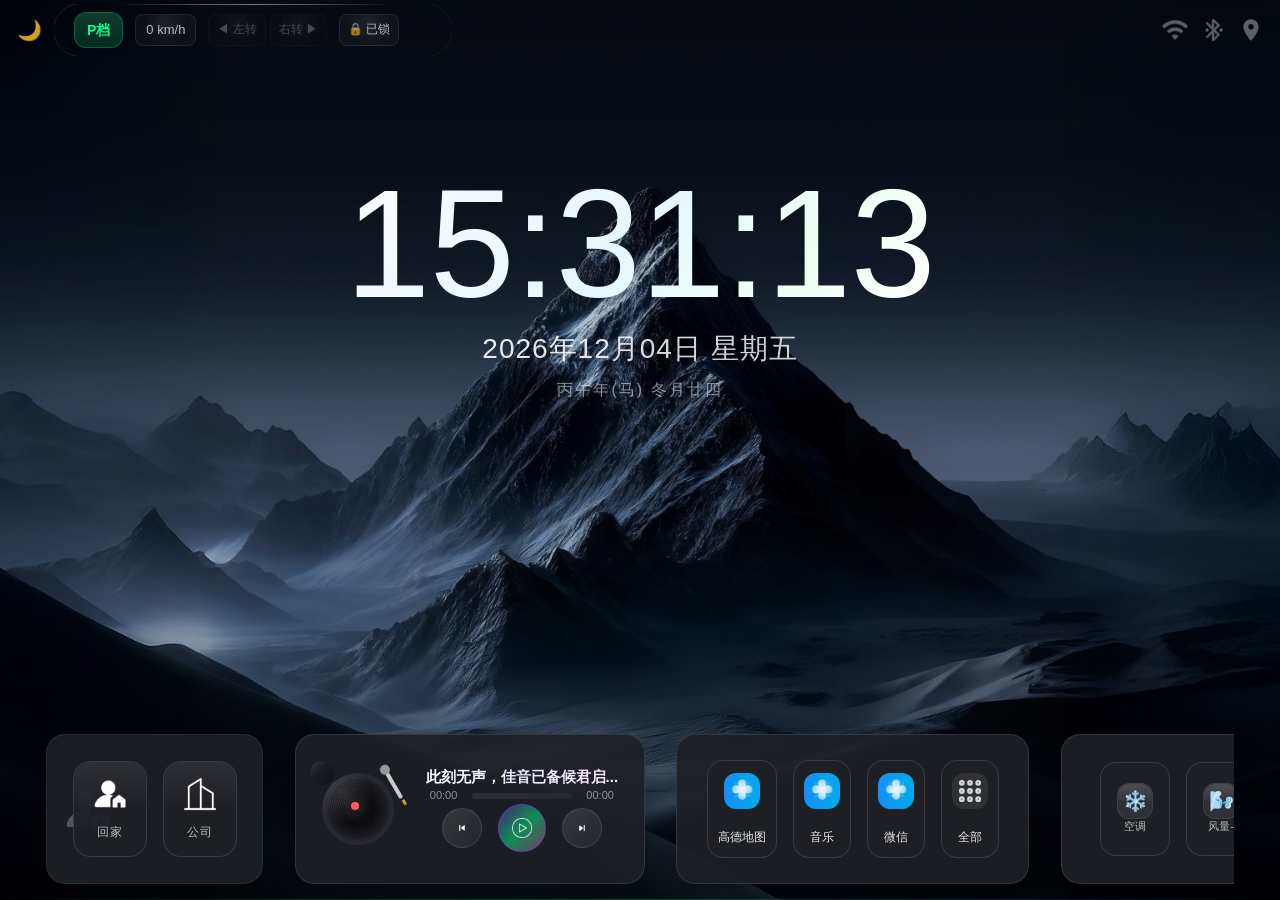
<file: app/src/main/assets/index.html>
<!DOCTYPE html>
<html lang="zh-CN">
<head>
    <meta charset="UTF-8">
    <meta name="viewport" content="width=device-width, initial-scale=1.0">
    <title>C11伙伴 - 零跑C11专属车载桌面</title>
    <!-- 无障碍支持 -->
    <meta name="theme-color" content="#1a1a1f">
    <meta name="apple-mobile-web-app-capable" content="yes">
    <meta name="apple-mobile-web-app-status-bar-style" content="black-translucent">
    <!-- CSS模块直接引入（避免@import在某些WebView环境中不生效，加v参数强制刷新缓存） -->
    <link rel="stylesheet" href="css/theme.css?v=2">
    <link rel="stylesheet" href="css/base.css?v=2">
    <link rel="stylesheet" href="css/animations.css?v=2">
    <link rel="stylesheet" href="css/components.css?v=2">
    <link rel="stylesheet" href="css/widgets.css?v=2">
    <link rel="stylesheet" href="css/pages.css?v=2">
    <link rel="stylesheet" href="css/responsive.css?v=2">

    <!-- 特效等级：在DOM渲染前应用，避免动画闪烁 -->
    <script>
    (function() {
        try {
            var level = 'none';
            var raw = localStorage.getItem('app_settings');
            if (raw) {
                var parsed = JSON.parse(raw);
                if (parsed && parsed.ui && parsed.ui.effectLevel) {
                    level = parsed.ui.effectLevel;
                }
            }
            document.documentElement.classList.add('effect-' + level);
        } catch(e) {
            document.documentElement.classList.add('effect-none');
        }
    })();
    </script>

    <!-- 基础依赖层 -->
    <script src="js/utils.js"></script>
    <script src="js/storage.js"></script>
    <script src="js/bridge.js"></script>

    <!-- 核心框架层 -->
    <script src="js/bootstrap.js"></script>
    <script src="js/settings-sync.js"></script>
    <script src="js/app-list-manager.js"></script>

    <!-- 核心功能层 -->
    <script src="js/theme.js"></script>
    <script src="js/widgets.js"></script>

    <!-- 业务逻辑层 -->
    <script src="js/music.js"></script>
    <script src="js/settings.js"></script>
    <script src="js/app.js"></script>
    <script src="js/toast.js"></script>
    <script src="js/datetime.js"></script>
    <script src="js/wallpaper-manager.js"></script>
    <script src="js/weather.js"></script>
    <script src="js/map.js"></script>
    <script src="js/async-callback-manager.js"></script>
    <script src="js/system-music-manager.js"></script>
    <script src="js/car-state-manager.js"></script>
    <script src="js/gear-bridge.js"></script>
    <script src="js/automation-manager.js"></script>
    <script src="js/quick-switch-manager.js"></script>
    <script src="js/index.js"></script>
    <script src="js/debug-tool.js"></script>
</head>
<body>
    <!-- 主背景容器 -->
    <div class="background-container">
        <div class="background-image"></div>
        <div class="wallpaper-preview" id="wallpaperPreview"></div>
    </div>

    <!-- 主容器 -->
    <div class="main-container">
        <!-- 顶部状态栏 -->
        <header class="top-status-bar">
            <!-- 左侧区域：主题切换 + 车辆状态 -->
            <div class="top-left-section">
                <div class="theme-toggle-icon" id="themeToggleIcon" title="切换主题">🌙</div>
                <div class="car-status-indicators">
                    <!-- 档位显示 -->
                    <span class="status-indicator gear-indicator" id="gearIndicator">P档</span>
                    
                    <!-- 车速显示 -->
                    <span class="status-indicator speed-indicator" id="speedIndicator">0 km/h</span>
                    
                    <!-- 转向灯组 -->
                    <div class="turn-indicators-group">
                        <span class="status-indicator turn-indicator" id="leftTurnIndicator">◀ 左转</span>
                        <span class="status-indicator turn-indicator" id="rightTurnIndicator">右转 ▶</span>
                    </div>
                    
                    <!-- 门锁状态 -->
                    <span class="status-indicator lock-indicator" id="lockIndicator">🔒 已锁</span>
                    
                    <!-- 门窗状态容器 -->
                    <div class="door-window-status" id="doorWindowStatus">
                        <span class="dw-status dw-door" id="frontLeftDoorStatus" title="主驾车门">主驾门</span>
                        <span class="dw-status dw-window" id="frontLeftWindowStatus" title="主驾车窗">主驾窗</span>
                        <span class="dw-status dw-door" id="frontRightDoorStatus" title="副驾车门">副驾门</span>
                        <span class="dw-status dw-window" id="frontRightWindowStatus" title="副驾车窗">副驾窗</span>
                        <span class="dw-status dw-door" id="rearLeftDoorStatus" title="左后车门">左后门</span>
                        <span class="dw-status dw-window" id="rearLeftWindowStatus" title="左后车窗">左后窗</span>
                        <span class="dw-status dw-door" id="rearRightDoorStatus" title="右后车门">右后门</span>
                        <span class="dw-status dw-window" id="rearRightWindowStatus" title="右后车窗">右后窗</span>
                    </div>
                </div>
            </div>
            <!-- 右侧信息 -->
            <div class="top-right-info">
                <div class="network-status-icon" id="wifiIcon"
                    style="background-image: url('images/wifi.png');"></div>
                <div class="bluetooth-status-icon" id="bluetoothIcon"
                    style="background-image: url('images/lanya.png');"></div>
                <div class="location-status-icon" id="locationIcon"
                    style="background-image: url('data:image/svg+xml;utf8,<svg xmlns=&quot;http://www.w3.org/2000/svg&quot; viewBox=&quot;0 0 24 24&quot; fill=&quot;white&quot;><path d=&quot;M12 2C8.13 2 5 5.13 5 9c0 5.25 7 13 7 13s7-7.75 7-13c0-3.87-3.13-7-7-7zm0 9.5c-1.38 0-2.5-1.12-2.5-2.5s1.12-2.5 2.5-2.5 2.5 1.12 2.5 2.5-1.12 2.5-2.5 2.5z&quot;/></svg>');"></div>
            </div>
        </header>

        <!-- 左侧布局 -->
        <aside class="layout-left">
            <div class="time-text" id="timeDisplay">23:59:59</div>
            <div class="date-text" id="dateDisplay">2001年04月21日 星期四</div>
            <div class="lunar-calendar-text" id="lunarDisplay"></div>
        </aside>

        <!-- 底部卡片区域 -->
        <main class="card-view">
            <div class="horizontal-scroll">
                <!-- 地图组件 -->
                <section class="widget map-widget">
                    <div class="map-icon"></div>
                    <div class="nav-button" id="goHomeBtn" data-configurable="true">
                        <div class="nav-icon"
                            style="background-image: url('images/nav_map_go_home.png');"></div>
                        <div class="nav-text">回家</div>
                    </div>
                    <div class="nav-button" id="goCompanyBtn" data-configurable="true">
                        <div class="nav-icon"
                            style="background-image: url('images/nav_map_go_company.png');"></div>
                        <div class="nav-text">公司</div>
                    </div>
                </section>

                <!-- 音乐组件 -->
                <section class="widget music-widget">
                    <div class="music-player">
                        <!-- 左侧黑胶唱片 -->
                        <div class="vinyl-record-container">
                            <div class="vinyl-record" id="vinylRecord">
                                <div class="vinyl-dot"></div>
                            </div>
                            <div class="tonearm" id="tonearm"></div>
                        </div>

                        <!-- 右侧控制区 -->
                        <div class="controls">
                            <div class="music-header">
                                <span class="music-name" id="current-song-name">此刻无声，佳音已备候君启...</span>
                            </div>
                            <div class="music-progress-container">
                                <span class="music-current-time">00:00</span>
                                <div class="music-progress-bar">
                                    <div class="music-progress-filled"></div>
                                </div>
                                <span class="music-total-time">00:00</span>
                            </div>
                            <div class="control-buttons">
                                <button class="btn-prev" id="prev-btn">
                                    <img src="images/nav_music_next0.png" alt="上一首">
                                </button>
                                <button class="btn-play" id="play-pause-btn">
                                    <img src="images/nav_music_play.png" alt="播放">
                                </button>
                                <button class="btn-next" id="next-btn">
                                    <img src="images/nav_music_next1.png" alt="下一首">
                                </button>
                            </div>
                        </div>
                    </div>
                </section>

                <!-- 快速启动App组件 -->
                <section class="widget quick-apps-widget">
                    <div class="quick-apps-container" id="quickAppsContainer">
                        <!-- 快速启动应用将通过JavaScript动态生成 -->
                    </div>
                </section>

                <!-- 快捷开关组件 -->
                <section class="widget quick-switches-widget">
                    <div class="quick-switches-container" id="quickSwitchesContainer">
                        <!-- 快捷开关将通过JavaScript动态生成 -->
                    </div>
                </section>

                <!-- 胎压组件 -->
                <section class="widget car-widget">
                    <div class="car-image"></div>
                    <div class="tire-pressure front-left">
                        <div class="tire-pressure-value">--</div>
                        <div class="tire-temp-value">--°</div>
                    </div>
                    <div class="tire-pressure front-right">
                        <div class="tire-pressure-value">--</div>
                        <div class="tire-temp-value">--°</div>
                    </div>
                    <div class="tire-pressure rear-left">
                        <div class="tire-pressure-value">--</div>
                        <div class="tire-temp-value">--°</div>
                    </div>
                    <div class="tire-pressure rear-right">
                        <div class="tire-pressure-value">--</div>
                        <div class="tire-temp-value">--°</div>
                    </div>
                    <div class="tire-loading-tip">正在获取胎压数据...</div>
                </section>

                <!-- 天气组件 -->
                <!-- 天气组件 - #字形布局 -->
                <section class="widget weather-widget">
                    <div class="weather-left">
                        <div class="temperature" data-temp="--">--</div>
                        <div class="condition">加载中</div>
                    </div>
                    <div class="weather-center">
                        <div class="weather-car-icon"></div>
                    </div>
                    <div class="weather-right">
                        <div class="weather-detail">湿度 --%</div>
                        <div class="weather-detail">风速 --km/h</div>
                        <div class="weather-detail">PM2.5 --</div>
                    </div>
                </section>
            </div>
        </main>

        <!-- 设置弹窗页面 -->
        <div class="modal" id="settingsModal">
            <div class="modal-content">
                <div class="modal-header">
                    <h2>设置</h2>
                    <span class="close modal-close" id="closeSettings">&times;</span>
                </div>

                <!-- TAB导航 -->
                <nav class="tab-navigation">
                    <button class="tab-button active" data-tab="wallpaper">壁纸设置</button>
                    <button class="tab-button" data-tab="components">组件配置</button>
                    <button class="tab-button" data-tab="apps">系统管理</button>
                    <button class="tab-button" data-tab="ui">界面设置</button>
                </nav>

                <div class="modal-body">
                    <!-- 壁纸设置TAB -->
                    <section class="tab-content active" id="wallpaper-tab">
                        <div class="setting-section">
                            <h3>壁纸类型</h3>
                            <div class="wallpaper-type-list">
                                <label class="wallpaper-type-item">
                                    <input type="radio" name="wallpaperType" value="1" checked>
                                    <span class="type-icon">🌄</span>
                                    <span class="type-name">必应壁纸</span>
                                    <span class="type-desc">每日自动更新精美壁纸</span>
                                </label>
                                <label class="wallpaper-type-item">
                                    <input type="radio" name="wallpaperType" value="2">
                                    <span class="type-icon">🖼️</span>
                                    <span class="type-name">本地壁纸</span>
                                    <span class="type-desc">选择图片作为壁纸</span>
                                </label>
                                <label class="wallpaper-type-item">
                                    <input type="radio" name="wallpaperType" value="3">
                                    <span class="type-icon">🎬</span>
                                    <span class="type-name">视频壁纸</span>
                                    <span class="type-desc">选择视频作为动态壁纸</span>
                                </label>
                                <label class="wallpaper-type-item">
                                    <input type="radio" name="wallpaperType" value="5">
                                    <span class="type-icon">🚗</span>
                                    <span class="type-name">3D车模</span>
                                    <span class="type-desc">3D动态车模壁纸</span>
                                </label>
                            </div>
                        </div>

                        <div class="setting-section" id="wallpaperPathSection" style="display:none;">
                            <h3>选择文件</h3>
                            <div class="setting-item">
                                <input type="text" class="setting-input" id="wallpaperPathInput"
                                    placeholder="请选择文件路径">
                            </div>
                            <div class="setting-item">
                                <button class="setting-btn" id="pickWallpaperFileBtn">选择文件</button>
                            </div>
                        </div>

                        <div class="setting-section">
                            <h3>显示设置</h3>
                            <div class="setting-item">
                                <label>填充模式</label>
                                <select class="setting-select" id="wallpaperFillModeSelect">
                                    <option value="0">填充（裁剪）</option>
                                    <option value="1">包含（留白）</option>
                                    <option value="2">拉伸</option>
                                </select>
                            </div>
                        </div>

                        <div class="setting-section" id="bingWallpaperSection">
                            <h3>必应壁纸</h3>
                            <div class="setting-item">
                                <button class="setting-btn" id="refreshBingWallpaperBtn">立即刷新壁纸</button>
                                <span class="setting-hint">每天自动更新一次</span>
                            </div>
                        </div>

                        <div class="setting-item">
                            <button class="setting-btn primary" id="applyWallpaperBtn">应用设置</button>
                        </div>
                    </section>

                    <!-- 组件配置TAB -->
                    <section class="tab-content" id="components-tab">
                        <div class="setting-item">
                            <label>音乐组件</label>
                            <input type="checkbox" class="setting-checkbox" id="musicComponentCheckbox">
                        </div>
                        <div class="setting-item">
                            <label>地图组件</label>
                            <input type="checkbox" class="setting-checkbox" id="mapComponentCheckbox">
                        </div>
                        <div class="setting-item">
                            <label>APP组件</label>
                            <input type="checkbox" class="setting-checkbox" id="appComponentCheckbox">
                        </div>
                        <div class="setting-item">
                            <label>胎压组件</label>
                            <input type="checkbox" class="setting-checkbox" id="tirePressureComponentCheckbox">
                        </div>
                        <div class="setting-item">
                            <label>天气组件</label>
                            <input type="checkbox" class="setting-checkbox" id="weatherComponentCheckbox">
                        </div>
                    </section>

                    <!-- 系统管理TAB -->
                    <section class="tab-content" id="apps-tab">
                        <div class="setting-item">
                            <label>桌面自启</label>
                            <input type="checkbox" class="setting-checkbox" id="systemLauncherCheckbox">
                        </div>
                        <div class="setting-item">
                            <label>开机问候</label>
                            <input type="checkbox" class="setting-checkbox" id="bootGreetingCheckbox">
                        </div>
                        <div class="setting-item">
                            <label>应用控制</label>
                            <button class="setting-button" id="restartAppBtn">重启应用</button>
                        </div>
                        <div class="setting-item">
                            <label>应用设置</label>
                            <button class="setting-button" id="setDefaultDesktopBtn">默认桌面</button>
                        </div>
                        <div class="setting-item">
                            <label>授权管理</label>
                            <button class="setting-button" id="adbAuthorizationBtn">申请ADB</button>
                        </div>
                    </section>

                    <!-- 界面设置TAB -->
                    <section class="tab-content" id="ui-tab">
                        <div class="setting-section">
                            <h3>特效等级</h3>
                            <p class="setting-hint" style="margin-bottom:12px;">降低特效等级可显著提升车机流畅度</p>
                            <div class="wallpaper-type-list">
                                <label class="wallpaper-type-item">
                                    <input type="radio" name="effectLevel" value="none" checked>
                                    <span class="type-icon">🚫</span>
                                    <span class="type-name">无特效</span>
                                    <span class="type-desc">关闭所有动画和特效，最佳性能</span>
                                </label>
                                <label class="wallpaper-type-item">
                                    <input type="radio" name="effectLevel" value="low">
                                    <span class="type-icon">⚡</span>
                                    <span class="type-name">最低特效</span>
                                    <span class="type-desc">保留基础过渡，兼顾性能与体验</span>
                                </label>
                                <label class="wallpaper-type-item">
                                    <input type="radio" name="effectLevel" value="high">
                                    <span class="type-icon">✨</span>
                                    <span class="type-name">全特效</span>
                                    <span class="type-desc">全部动画特效，最佳视觉体验</span>
                                </label>
                            </div>
                        </div>
                        <div class="setting-section">
                            <h3>主题模式</h3>
                            <div class="wallpaper-type-list">
                                <label class="wallpaper-type-item">
                                    <input type="radio" name="themeMode" value="dark" checked>
                                    <span class="type-icon">🌙</span>
                                    <span class="type-name">深色模式</span>
                                    <span class="type-desc">适合夜间驾驶，降低眩光</span>
                                </label>
                                <label class="wallpaper-type-item">
                                    <input type="radio" name="themeMode" value="light">
                                    <span class="type-icon">☀️</span>
                                    <span class="type-name">白天模式</span>
                                    <span class="type-desc">适合白天使用，清晰明亮</span>
                                </label>
                            </div>
                        </div>
                    </section>
                </div>
            </div>
        </div>

        <!-- 应用列表弹窗 -->
        <div class="modal" id="appsModal">
            <div class="apps-modal-content">
                <div class="apps-modal-header">
                    <h2>应用列表</h2>
                    <span class="close modal-close" id="closeApps">&times;</span>
                </div>
                <div class="apps-modal-body">
                    <!-- 搜索框 -->
                    <div class="search-container">
                        <input type="text" id="appSearch" placeholder="搜索应用...">
                    </div>

                    <!-- 分类切换标签 -->
                    <nav class="app-category-tabs">
                        <button class="app-tab active" data-category="all">全部</button>
                        <button class="app-tab" data-category="user">用户应用</button>
                        <button class="app-tab" data-category="system">系统应用</button>
                    </nav>

                    <!-- 应用列表内容 -->
                    <div class="apps-content">
                        <!-- 字母导航栏 -->
                        <aside class="alphabet-nav">
                            <ul id="alphabetList">
                                <!-- 字母将通过JavaScript动态生成 -->
                            </ul>
                        </aside>

                        <!-- 应用列表 -->
                        <div class="apps-list-container">
                            <div id="appsList">
                                <!-- 应用列表将通过JavaScript动态生成 -->
                            </div>
                            <!-- 加载提示 -->
                            <div id="appsLoading" class="apps-loading-placeholder">
                                <div class="loading-tip-text">加载中...</div>
                                <div class="loading-spinner-small">
                                </div>
                            </div>
                        </div>
                    </div>
                </div>
            </div>
        </div>
    </div>

</body>
</html>
</file>
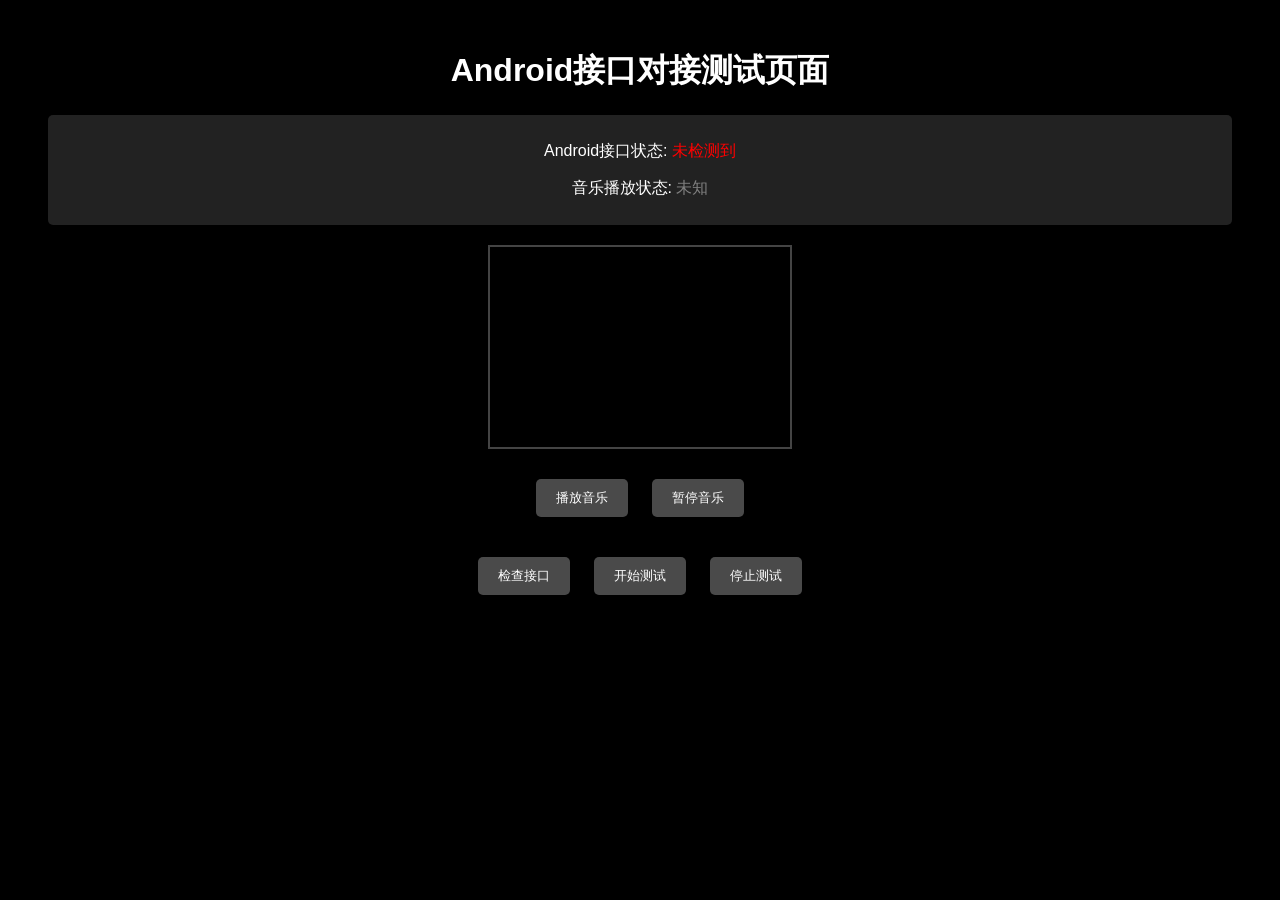
<file: app/src/main/assets/music/android_test.html>
<!DOCTYPE html>
<html lang="zh-CN">
<head>
    <meta charset="UTF-8">
    <meta name="viewport" content="width=device-width, initial-scale=1.0">
    <title>Android接口对接测试</title>
    <style>
        body {
            background: #000;
            color: #fff;
            font-family: Arial, sans-serif;
            text-align: center;
            padding: 20px;
        }
        canvas {
            border: 2px solid #444;
            margin: 20px auto;
            display: block;
        }
        button {
            padding: 10px 20px;
            margin: 10px;
            background: #4a4a4a;
            color: white;
            border: none;
            border-radius: 5px;
            cursor: pointer;
        }
        button:hover {
            background: #5a5a5a;
        }
        .status {
            margin: 20px;
            padding: 10px;
            background: #222;
            border-radius: 5px;
        }
        .controls {
            margin: 20px;
        }
    </style>
</head>
<body>
    <h1>Android接口对接测试页面</h1>
    
    <div class="status">
        <p>Android接口状态: <span id="interfaceStatus">未检测到</span></p>
        <p>音乐播放状态: <span id="musicStatus">未知</span></p>
    </div>
    
    <canvas id="testCanvas" width="300" height="200"></canvas>
    
    <div class="controls">
        <button id="playBtn">播放音乐</button>
        <button id="pauseBtn">暂停音乐</button>
    </div>
    
    <div>
        <button id="checkInterfaceBtn">检查接口</button>
        <button id="startTestBtn">开始测试</button>
        <button id="stopTestBtn">停止测试</button>
    </div>

    <script>
        // 检查Android接口
        function checkAndroidInterface() {
            const interfaceStatus = document.getElementById('interfaceStatus');
            const musicStatus = document.getElementById('musicStatus');
            
            if (typeof Android !== 'undefined') {
                interfaceStatus.textContent = '已检测到';
                interfaceStatus.style.color = 'green';
                
                // 检查音乐播放状态
                try {
                    const isPlaying = Android.isMusicPlaying();
                    musicStatus.textContent = isPlaying ? '正在播放' : '未播放';
                    musicStatus.style.color = isPlaying ? 'green' : 'red';
                } catch (e) {
                    musicStatus.textContent = '无法获取状态';
                    musicStatus.style.color = 'yellow';
                }
            } else {
                interfaceStatus.textContent = '未检测到';
                interfaceStatus.style.color = 'red';
                musicStatus.textContent = '未知';
                musicStatus.style.color = 'gray';
            }
        }
        
        // 获取音乐频率数据并可视化
        function visualizeMusicData() {
            const canvas = document.getElementById('testCanvas');
            const ctx = canvas.getContext('2d');
            
            if (typeof Android !== 'undefined' && Android.getMusicFrequencyData) {
                try {
                    const frequencyData = Android.getMusicFrequencyData();
                    
                    if (frequencyData && frequencyData.length > 0) {
                        // 清除画布
                        ctx.fillStyle = 'rgb(29,19,62)';
                        ctx.fillRect(0, 0, canvas.width, canvas.height);
                        
                        // 绘制柱状图
                        const barWidth = canvas.width / frequencyData.length;
                        for (let i = 0; i < frequencyData.length; i++) {
                            const barHeight = frequencyData[i];
                            const x = i * barWidth;
                            const y = canvas.height - barHeight;
                            
                            // 创建渐变色
                            const gradient = ctx.createLinearGradient(0, y, 0, canvas.height);
                            gradient.addColorStop(0, '#68b3ec');
                            gradient.addColorStop(0.5, '#4b5fc9');
                            gradient.addColorStop(1, '#68b3ec');
                            
                            ctx.fillStyle = gradient;
                            ctx.fillRect(x, y, barWidth - 2, barHeight);
                        }
                        
                        // 绘制跳动的方块
                        for (let i = 0; i < frequencyData.length; i++) {
                            const barHeight = frequencyData[i];
                            const x = i * barWidth;
                            const y = canvas.height - barHeight - 10;
                            
                            ctx.fillStyle = '#3e47a0';
                            ctx.fillRect(x, y, barWidth - 2, 4);
                        }
                    } else {
                        // 没有数据时清空画布
                        ctx.fillStyle = 'rgb(29,19,62)';
                        ctx.fillRect(0, 0, canvas.width, canvas.height);
                    }
                } catch (e) {
                    console.error("获取音乐频率数据时出错:", e);
                }
            }
        }
        
        // 测试间隔ID
        let testInterval = null;
        
        // 开始测试
        function startTest() {
            if (testInterval) {
                clearInterval(testInterval);
            }
            
            testInterval = setInterval(() => {
                checkAndroidInterface();
                visualizeMusicData();
            }, 100);
        }
        
        // 停止测试
        function stopTest() {
            if (testInterval) {
                clearInterval(testInterval);
                testInterval = null;
            }
            
            // 清空画布
            const canvas = document.getElementById('testCanvas');
            const ctx = canvas.getContext('2d');
            ctx.fillStyle = 'rgb(29,19,62)';
            ctx.fillRect(0, 0, canvas.width, canvas.height);
        }
        
        // 播放音乐
        function playMusic() {
            if (typeof Android !== 'undefined' && Android.playMusic) {
                Android.playMusic();
                checkAndroidInterface();
            }
        }
        
        // 暂停音乐
        function pauseMusic() {
            if (typeof Android !== 'undefined' && Android.pauseMusic) {
                Android.pauseMusic();
                checkAndroidInterface();
                
                // 清空画布
                const canvas = document.getElementById('testCanvas');
                const ctx = canvas.getContext('2d');
                ctx.fillStyle = 'rgb(29,19,62)';
                ctx.fillRect(0, 0, canvas.width, canvas.height);
            }
        }
        
        // 页面加载完成后初始化
        document.addEventListener('DOMContentLoaded', function() {
            // 检查接口状态
            checkAndroidInterface();
            
            // 添加按钮事件监听器
            document.getElementById('checkInterfaceBtn').addEventListener('click', checkAndroidInterface);
            document.getElementById('startTestBtn').addEventListener('click', startTest);
            document.getElementById('stopTestBtn').addEventListener('click', stopTest);
            document.getElementById('playBtn').addEventListener('click', playMusic);
            document.getElementById('pauseBtn').addEventListener('click', pauseMusic);
        });
    </script>
</body>
</html>
</file>
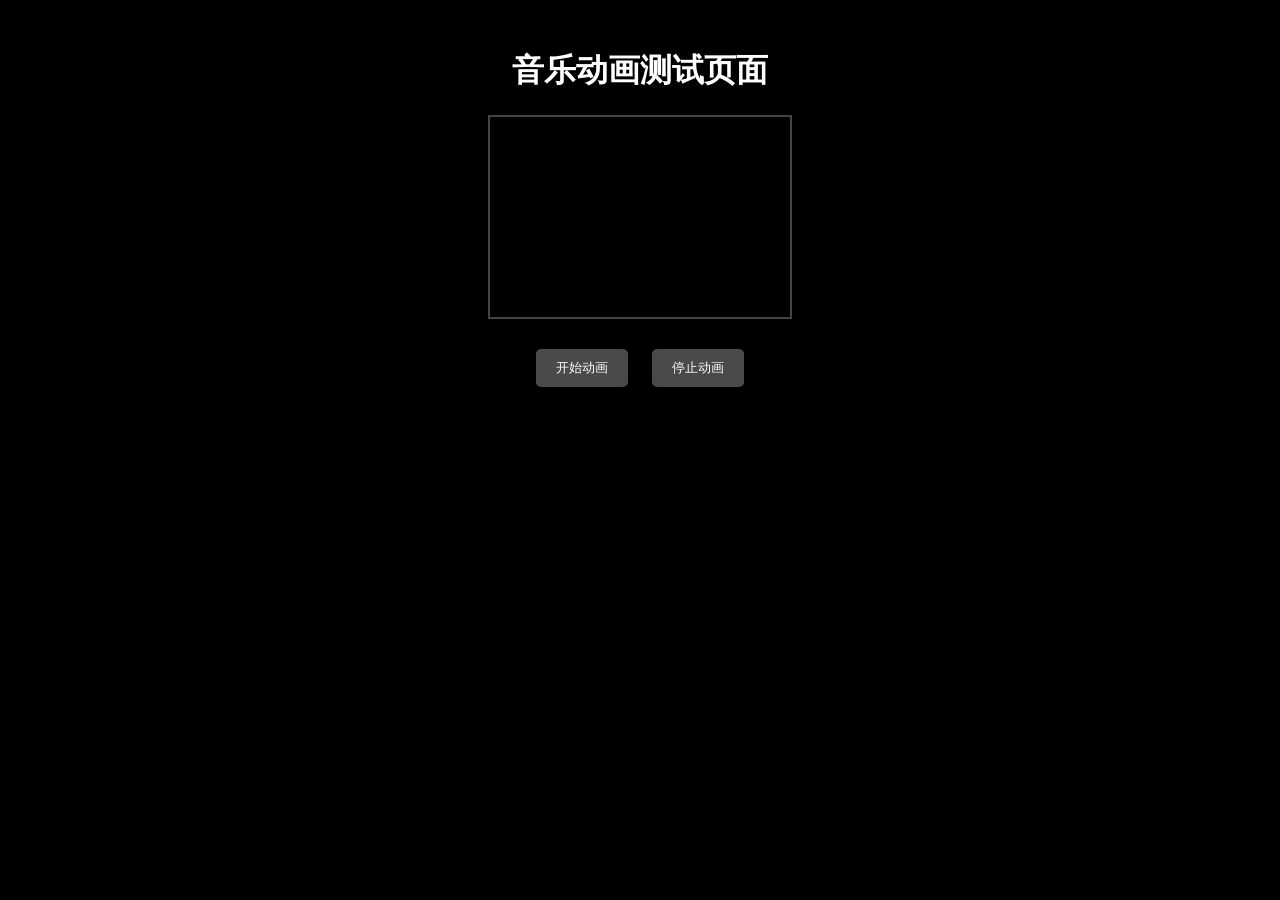
<file: app/src/main/assets/music/test.html>
<!DOCTYPE html>
<html lang="zh-CN">
<head>
    <meta charset="UTF-8">
    <meta name="viewport" content="width=device-width, initial-scale=1.0">
    <title>音乐动画测试</title>
    <style>
        body {
            background: #000;
            color: #fff;
            font-family: Arial, sans-serif;
            text-align: center;
            padding: 20px;
        }
        canvas {
            border: 2px solid #444;
            margin: 20px auto;
            display: block;
        }
        button {
            padding: 10px 20px;
            margin: 10px;
            background: #4a4a4a;
            color: white;
            border: none;
            border-radius: 5px;
            cursor: pointer;
        }
        button:hover {
            background: #5a5a5a;
        }
    </style>
</head>
<body>
    <h1>音乐动画测试页面</h1>
    <canvas id="testCanvas" width="300" height="200"></canvas>
    <div>
        <button id="startBtn">开始动画</button>
        <button id="stopBtn">停止动画</button>
    </div>

    <script>
        let animationId = null;
        let time = 0;
        const canvas = document.getElementById('testCanvas');
        const ctx = canvas.getContext('2d');
        
        // 生成测试数据（更慢更随机）
        function generateTestData() {
            const data = new Uint8Array(50);
            const slowTime = time * 0.2; // 进一步减慢时间因子
            
            for (let i = 0; i < data.length; i++) {
                // 生成更加随机和自然的数据来模拟音频，变化更慢
                data[i] = Math.floor(
                    Math.abs(Math.sin(slowTime / 500 + i / 10) * 100) + 
                    Math.abs(Math.sin(slowTime / 250 + i / 20) * 70) +
                    Math.abs(Math.cos(slowTime / 300 + i / 15) * 50) +
                    Math.random() * 40
                );
            }
            return data;
        }
        
        // 控制帧率的绘制函数
        let lastTime = 0;
        const frameInterval = 300; // 增加到300毫秒，进一步减慢动画更新频率
        
        function controlledDraw(timestamp) {
            // 控制帧率
            if (timestamp - lastTime < frameInterval) {
                animationId = requestAnimationFrame(controlledDraw);
                return;
            }
            
            lastTime = timestamp;
            
            // 清除画布
            ctx.fillStyle = 'rgb(29,19,62)';
            ctx.fillRect(0, 0, canvas.width, canvas.height);
            
            // 生成测试数据
            const data = generateTestData();
            
            // 绘制柱状图
            const barWidth = canvas.width / data.length;
            for (let i = 0; i < data.length; i++) {
                const barHeight = data[i];
                const x = i * barWidth;
                const y = canvas.height - barHeight;
                
                // 创建渐变色
                const gradient = ctx.createLinearGradient(0, y, 0, canvas.height);
                gradient.addColorStop(0, '#68b3ec');
                gradient.addColorStop(0.5, '#4b5fc9');
                gradient.addColorStop(1, '#68b3ec');
                
                ctx.fillStyle = gradient;
                ctx.fillRect(x, y, barWidth - 2, barHeight);
            }
            
            // 绘制跳动的方块
            for (let i = 0; i < data.length; i++) {
                const barHeight = data[i];
                const x = i * barWidth;
                const y = canvas.height - barHeight - 10;
                
                ctx.fillStyle = '#3e47a0';
                ctx.fillRect(x, y, barWidth - 2, 4);
            }
            
            time++;
            animationId = requestAnimationFrame(controlledDraw);
        }
        
        // 启动动画
        document.getElementById('startBtn').addEventListener('click', function() {
            if (!animationId) {
                time = 0;
                lastTime = 0;
                controlledDraw();
            }
        });
        
        // 停止动画
        document.getElementById('stopBtn').addEventListener('click', function() {
            if (animationId) {
                cancelAnimationFrame(animationId);
                animationId = null;
            }
        });
    </script>
</body>
</html>
</file>
<file: app/src/main/assets/css/theme.css>
/* ============================================
   Theme - 设计令牌 / CSS变量
   定义所有设计系统的基础变量
   ============================================ */

:root {
    /* ========== 主色调 ========== */
    --primary-color: #00ff88;
    --primary-color-rgb: 0, 255, 136;
    --secondary-color: #00ccff;
    --secondary-color-rgb: 0, 204, 255;
    --accent-gradient: linear-gradient(135deg, #00ff88 0%, #00ccff 100%);
    
    /* 状态色 */
    --success-color: #00ff88;
    --warning-color: #ffd740;
    --error-color: #ff5252;
    --info-color: #00ccff;
    
    /* ========== 背景色 ========== */
    --bg-dark: rgba(0, 0, 0, 0.85);
    --bg-medium: rgba(0, 0, 0, 0.6);
    --bg-light: rgba(0, 0, 0, 0.4);
    --bg-card: rgba(20, 20, 20, 0.6);
    --bg-overlay: rgba(0, 0, 0, 0.6);
    
    /* ========== 表面色 ========== */
    --surface-color: rgba(255, 255, 255, 0.08);
    --surface-hover: rgba(255, 255, 255, 0.12);
    --surface-active: rgba(255, 255, 255, 0.16);
    --surface-disabled: rgba(255, 255, 255, 0.04);
    
    /* ========== 边框色 ========== */
    --border-color: rgba(255, 255, 255, 0.1);
    --border-light: rgba(255, 255, 255, 0.05);
    --border-focus: rgba(var(--primary-color-rgb), 0.5);
    
    /* ========== 文字颜色 ========== */
    --text-primary: rgba(255, 255, 255, 0.95);
    --text-secondary: rgba(255, 255, 255, 0.7);
    --text-tertiary: rgba(255, 255, 255, 0.5);
    --text-disabled: rgba(255, 255, 255, 0.3);
    
    /* ========== 阴影系统 ========== */
    --shadow-sm: 0 2px 8px rgba(0, 0, 0, 0.2);
    --shadow-md: 0 4px 16px rgba(0, 0, 0, 0.3);
    --shadow-lg: 0 8px 32px rgba(0, 0, 0, 0.4);
    --shadow-xl: 0 24px 80px rgba(0, 0, 0, 0.6);
    --shadow-glow: 0 0 20px rgba(var(--primary-color-rgb), 0.3);
    --shadow-inner: inset 0 1px 0 rgba(255, 255, 255, 0.08);
    
    /* ========== 圆角系统 ========== */
    --radius-xs: 4px;
    --radius-sm: 8px;
    --radius-md: 12px;
    --radius-lg: 16px;
    --radius-xl: 20px;
    --radius-full: 9999px;
    
    /* ========== 间距系统 ========== */
    --spacing-xs: 4px;
    --spacing-sm: 8px;
    --spacing-md: 12px;
    --spacing-lg: 16px;
    --spacing-xl: 24px;
    --spacing-2xl: 32px;
    --spacing-3xl: 40px;
    
    /* ========== 字体系统 ========== */
    --font-family-base: -apple-system, BlinkMacSystemFont, 'Segoe UI', 'PingFang SC',
                        'Hiragino Sans GB', 'Microsoft YaHei', 'Noto Sans SC', sans-serif;
    --font-family-mono: 'SF Mono', 'Monaco', 'Inconsolata', 'Roboto Mono', monospace;
    --font-family-display: -apple-system, BlinkMacSystemFont, 'SF Pro Display', 'Segoe UI',
                           'PingFang SC', 'Hiragino Sans GB', sans-serif;
    
    /* 字体尺寸 - 优化视觉层级 */
    --font-size-xs: 11px;
    --font-size-sm: 12px;
    --font-size-base: 14px;
    --font-size-md: 15px;
    --font-size-lg: 17px;
    --font-size-xl: 19px;
    --font-size-2xl: 24px;
    --font-size-3xl: 36px;
    --font-size-4xl: 120px;
    
    /* 字重系统 - 更精细的层级 */
    --font-weight-thin: 100;
    --font-weight-light: 300;
    --font-weight-normal: 400;
    --font-weight-medium: 500;
    --font-weight-semibold: 600;
    --font-weight-bold: 700;
    --font-weight-heavy: 800;
    
    /* 行高系统 - 针对不同字体尺寸优化 */
    --line-height-tight: 1.15;      /* 大标题 */
    --line-height-snug: 1.25;       /* 小标题 */
    --line-height-normal: 1.45;     /* 正文 */
    --line-height-relaxed: 1.6;     /* 长文本 */
    --line-height-loose: 1.75;      /* 辅助文本 */
    
    /* ========== 过渡动画 ========== */
    --transition-fast: 0.15s ease;
    --transition-normal: 0.25s ease;
    --transition-slow: 0.4s ease;
    --transition-slower: 0.6s cubic-bezier(0.4, 0, 0.2, 1);
    
    /* ========== 毛玻璃效果 ========== */
    --blur-strong: blur(30px);
    --blur-medium: blur(20px);
    --blur-light: blur(10px);
    
    /* ========== Z-index 层级 ========== */
    --z-base: 1;
    --z-dropdown: 1000;
    --z-sticky: 1020;
    --z-fixed: 1030;
    --z-modal-backdrop: 1040;
    --z-modal: 1050;
    --z-popover: 1060;
    --z-tooltip: 1070;
    --z-toast: 1080;
    
    /* ========== 组件尺寸 ========== */
    --widget-height: 150px;
    --status-bar-height: 52px;
    --dock-height: 80px;
    --card-padding: 16px 20px;
}

/* ============================================
   动画曲线、增强阴影、颜色语义化、组件尺寸、透明度层级
   ============================================ */
:root {
    /* ========== 动画曲线系统 - 完整贝塞尔曲线库 ========== */
    /* 弹性曲线 - 用于按钮、开关、弹窗等交互元素 */
    --easing-elastic: cubic-bezier(0.34, 1.56, 0.64, 1);
    --easing-elastic-soft: cubic-bezier(0.34, 1.3, 0.64, 1);
    --easing-elastic-strong: cubic-bezier(0.34, 1.8, 0.64, 1);
    
    /* 标准曲线 - 用于页面过渡、淡入淡出 */
    --easing-standard: cubic-bezier(0.4, 0, 0.2, 1);
    --easing-standard-accelerate: cubic-bezier(0.4, 0, 1, 1);
    --easing-standard-decelerate: cubic-bezier(0, 0, 0.2, 1);
    
    /* 快速曲线 - 用于微交互、tooltip、hover效果 */
    --easing-fast: cubic-bezier(0.4, 0, 0.4, 1);
    --easing-fast-out-slow-in: cubic-bezier(0.4, 0, 0.2, 1);
    --easing-slow-out-fast-in: cubic-bezier(0.2, 0, 0.4, 1);
    
    /* 弹跳曲线 - 用于加载、成功状态、通知动画 */
    --easing-bounce: cubic-bezier(0.68, -0.55, 0.265, 1.55);
    --easing-bounce-soft: cubic-bezier(0.68, -0.3, 0.265, 1.3);
    
    /* ========== 增强阴影系统 - 6级深度 + 主题色发光 ========== */
    /* 基础阴影层级 */
    --shadow-level-1: 0 1px 3px rgba(0, 0, 0, 0.12), 0 1px 2px rgba(0, 0, 0, 0.24);
    --shadow-level-2: 0 3px 6px rgba(0, 0, 0, 0.16), 0 3px 6px rgba(0, 0, 0, 0.23);
    --shadow-level-3: 0 10px 20px rgba(0, 0, 0, 0.19), 0 6px 6px rgba(0, 0, 0, 0.23);
    --shadow-level-4: 0 14px 28px rgba(0, 0, 0, 0.25), 0 10px 10px rgba(0, 0, 0, 0.22);
    --shadow-level-5: 0 19px 38px rgba(0, 0, 0, 0.30), 0 15px 12px rgba(0, 0, 0, 0.22);
    --shadow-level-6: 0 50px 100px -20px rgba(0, 0, 0, 0.5), 0 30px 60px -30px rgba(0, 0, 0, 0.5);
    
    /* 主题色发光阴影 */
    --shadow-glow-sm: 0 0 10px rgba(var(--primary-color-rgb), 0.3);
    --shadow-glow-md: 0 0 20px rgba(var(--primary-color-rgb), 0.4), 0 0 40px rgba(var(--primary-color-rgb), 0.2);
    --shadow-glow-lg: 0 0 30px rgba(var(--primary-color-rgb), 0.5), 0 0 60px rgba(var(--primary-color-rgb), 0.3);
    --shadow-glow-xl: 0 0 40px rgba(var(--primary-color-rgb), 0.6), 0 0 80px rgba(var(--primary-color-rgb), 0.4);
    
    /* 二级色发光阴影 */
    --shadow-glow-secondary: 0 0 20px rgba(var(--secondary-color-rgb), 0.4), 0 0 40px rgba(var(--secondary-color-rgb), 0.2);
    
    /* 内发光阴影 */
    --shadow-inner-glow: inset 0 0 20px rgba(var(--primary-color-rgb), 0.15);
    --shadow-inner-light: inset 0 1px 0 rgba(255, 255, 255, 0.12);
    --shadow-inner-dark: inset 0 2px 4px rgba(0, 0, 0, 0.3);
    
    /* 3D分层阴影 */
    --shadow-3d-card: 
        0 20px 60px rgba(0, 0, 0, 0.4),
        0 8px 24px rgba(0, 0, 0, 0.3),
        0 0 0 1px rgba(255, 255, 255, 0.05) inset,
        0 1px 0 rgba(255, 255, 255, 0.1) inset;
    --shadow-3d-button:
        0 4px 12px rgba(0, 0, 0, 0.2),
        0 1px 0 rgba(255, 255, 255, 0.08) inset;
    --shadow-3d-button-hover:
        0 8px 24px rgba(0, 0, 0, 0.3),
        0 1px 0 rgba(255, 255, 255, 0.12) inset,
        0 0 0 1px rgba(255, 255, 255, 0.05);
    
    /* 软阴影 - 毛玻璃质感 */
    --shadow-soft: 0 8px 32px rgba(0, 0, 0, 0.15);
    --shadow-soft-glow: 0 8px 32px rgba(0, 0, 0, 0.15), 0 0 30px rgba(var(--primary-color-rgb), 0.15);
    
    /* ========== 颜色语义化命名规范 ========== */
    /* 品牌色 */
    --color-brand-primary: var(--primary-color);
    --color-brand-primary-rgb: var(--primary-color-rgb);
    --color-brand-secondary: var(--secondary-color);
    --color-brand-secondary-rgb: var(--secondary-color-rgb);
    --color-brand-gradient: var(--accent-gradient);
    
    /* 功能色 - 状态反馈 */
    --color-success: #00ff88;
    --color-success-rgb: 0, 255, 136;
    --color-success-light: rgba(0, 255, 136, 0.15);
    --color-warning: #ffd740;
    --color-warning-rgb: 255, 215, 64;
    --color-warning-light: rgba(255, 215, 64, 0.15);
    --color-error: #ff5252;
    --color-error-rgb: 255, 82, 82;
    --color-error-light: rgba(255, 82, 82, 0.15);
    --color-info: #00ccff;
    --color-info-rgb: 0, 204, 255;
    --color-info-light: rgba(0, 204, 255, 0.15);
    
    /* 中性色 - 文本系统 */
    --color-text-white: #ffffff;
    --color-text-primary: rgba(255, 255, 255, 0.95);
    --color-text-secondary: rgba(255, 255, 255, 0.7);
    --color-text-tertiary: rgba(255, 255, 255, 0.5);
    --color-text-disabled: rgba(255, 255, 255, 0.3);
    --color-text-placeholder: rgba(255, 255, 255, 0.35);
    
    /* 中性色 - 背景系统 */
    --color-bg-page: #0a0a0f;
    --color-bg-card: rgba(20, 20, 28, 0.7);
    --color-bg-surface: rgba(255, 255, 255, 0.06);
    --color-bg-surface-hover: rgba(255, 255, 255, 0.1);
    --color-bg-surface-active: rgba(255, 255, 255, 0.14);
    --color-bg-overlay: rgba(0, 0, 0, 0.7);
    --color-bg-backdrop: rgba(0, 0, 0, 0.85);
    
    /* 中性色 - 边框系统 */
    --color-border: rgba(255, 255, 255, 0.1);
    --color-border-light: rgba(255, 255, 255, 0.05);
    --color-border-strong: rgba(255, 255, 255, 0.15);
    --color-border-focus: rgba(var(--primary-color-rgb), 0.5);
    --color-border-brand: rgba(var(--primary-color-rgb), 0.3);
    
    /* ========== 组件尺寸变体系统 ========== */
    /* 按钮尺寸 */
    --size-btn-sm: 32px;
    --size-btn-md: 40px;
    --size-btn-lg: 48px;
    --size-btn-xl: 56px;
    
    /* 输入框尺寸 */
    --size-input-sm: 32px;
    --size-input-md: 40px;
    --size-input-lg: 48px;
    
    /* 图标尺寸 */
    --size-icon-xs: 12px;
    --size-icon-sm: 16px;
    --size-icon-md: 20px;
    --size-icon-lg: 24px;
    --size-icon-xl: 32px;
    --size-icon-2xl: 48px;
    
    /* 头像尺寸 */
    --size-avatar-sm: 28px;
    --size-avatar-md: 40px;
    --size-avatar-lg: 56px;
    --size-avatar-xl: 80px;
    
    /* 圆角尺寸扩展 */
    --radius-2xs: 2px;
    --radius-xs: 4px;
    --radius-sm: 8px;
    --radius-md: 12px;
    --radius-lg: 16px;
    --radius-xl: 20px;
    --radius-2xl: 24px;
    --radius-3xl: 32px;
    
    /* ========== 透明度层级系统 ========== */
    --opacity-level-0: 1;
    --opacity-level-1: 0.9;
    --opacity-level-2: 0.75;
    --opacity-level-3: 0.6;
    --opacity-level-4: 0.45;
    --opacity-level-5: 0.3;
    --opacity-level-6: 0.15;
    --opacity-level-7: 0.08;
    --opacity-level-8: 0.04;
    
    /* ========== 间距系统扩展 - 8px网格 ========== */
    --space-0: 0;
    --space-1: 4px;
    --space-2: 8px;
    --space-3: 12px;
    --space-4: 16px;
    --space-5: 20px;
    --space-6: 24px;
    --space-8: 32px;
    --space-10: 40px;
    --space-12: 48px;
    --space-16: 64px;
    --space-20: 80px;
    
    /* ========== 毛玻璃效果系统 ========== */
    --backdrop-blur-xs: blur(4px);
    --backdrop-blur-sm: blur(8px);
    --backdrop-blur-md: blur(16px);
    --backdrop-blur-lg: blur(24px);
    --backdrop-blur-xl: blur(32px);
    --backdrop-blur-2xl: blur(40px);
    
    --backdrop-saturate-low: saturate(120%);
    --backdrop-saturate-md: saturate(160%);
    --backdrop-saturate-high: saturate(200%);
    
    /* 标准毛玻璃组合 */
    --backdrop-glass-xs: var(--backdrop-blur-xs) var(--backdrop-saturate-low);
    --backdrop-glass-sm: var(--backdrop-blur-sm) var(--backdrop-saturate-md);
    --backdrop-glass-md: var(--backdrop-blur-md) var(--backdrop-saturate-md);
    --backdrop-glass-lg: var(--backdrop-blur-lg) var(--backdrop-saturate-high);
    --backdrop-glass-xl: var(--backdrop-blur-xl) var(--backdrop-saturate-high);
    --backdrop-glass-ultra: var(--backdrop-blur-2xl) var(--backdrop-saturate-high);
}

/* ========== 设计令牌工具类 ========== */
/* 弹性动画工具类 */
.transition-elastic { transition: all 0.3s var(--easing-elastic); }
.transition-elastic-soft { transition: all 0.3s var(--easing-elastic-soft); }
.transition-standard { transition: all 0.25s var(--easing-standard); }

/* 阴影工具类 */
.shadow-level-1 { box-shadow: var(--shadow-level-1); }
.shadow-level-2 { box-shadow: var(--shadow-level-2); }
.shadow-level-3 { box-shadow: var(--shadow-level-3); }
.shadow-level-4 { box-shadow: var(--shadow-level-4); }
.shadow-level-5 { box-shadow: var(--shadow-level-5); }
.shadow-level-6 { box-shadow: var(--shadow-level-6); }
.shadow-glow { box-shadow: var(--shadow-glow-md); }
.shadow-glow-lg { box-shadow: var(--shadow-glow-lg); }
.shadow-3d { box-shadow: var(--shadow-3d-card); }
.shadow-soft { box-shadow: var(--shadow-soft); }

/* 毛玻璃工具类 */
.glass-xs { backdrop-filter: var(--backdrop-glass-xs); -webkit-backdrop-filter: var(--backdrop-glass-xs); }
.glass-sm { backdrop-filter: var(--backdrop-glass-sm); -webkit-backdrop-filter: var(--backdrop-glass-sm); }
.glass-md { backdrop-filter: var(--backdrop-glass-md); -webkit-backdrop-filter: var(--backdrop-glass-md); }
.glass-lg { backdrop-filter: var(--backdrop-glass-lg); -webkit-backdrop-filter: var(--backdrop-glass-lg); }
.glass-xl { backdrop-filter: var(--backdrop-glass-xl); -webkit-backdrop-filter: var(--backdrop-glass-xl); }
.glass-ultra { backdrop-filter: var(--backdrop-glass-ultra); -webkit-backdrop-filter: var(--backdrop-glass-ultra); }

/* ============================================
   白天模式主题
   通过 body.theme-light 激活
   ============================================ */
body.theme-light {
    --text-primary: rgba(30, 30, 35, 0.95);
    --text-secondary: rgba(30, 30, 35, 0.7);
    --text-tertiary: rgba(30, 30, 35, 0.5);
    --text-disabled: rgba(30, 30, 35, 0.3);

    --bg-dark: rgba(255, 255, 255, 0.85);
    --bg-medium: rgba(255, 255, 255, 0.6);
    --bg-light: rgba(255, 255, 255, 0.4);
    --bg-card: rgba(240, 240, 245, 0.7);
    --bg-overlay: rgba(255, 255, 255, 0.6);

    --surface-color: rgba(0, 0, 0, 0.05);
    --surface-hover: rgba(0, 0, 0, 0.08);
    --surface-active: rgba(0, 0, 0, 0.12);
    --surface-disabled: rgba(0, 0, 0, 0.03);

    --border-color: rgba(0, 0, 0, 0.1);
    --border-light: rgba(0, 0, 0, 0.05);

    --color-text-primary: rgba(30, 30, 35, 0.95);
    --color-text-secondary: rgba(30, 30, 35, 0.7);
    --color-text-tertiary: rgba(30, 30, 35, 0.5);
    --color-text-disabled: rgba(30, 30, 35, 0.3);
    --color-text-placeholder: rgba(30, 30, 35, 0.35);

    --color-bg-page: #f0f0f5;
    --color-bg-card: rgba(240, 240, 245, 0.7);
    --color-bg-surface: rgba(0, 0, 0, 0.04);
    --color-bg-surface-hover: rgba(0, 0, 0, 0.08);
    --color-bg-surface-active: rgba(0, 0, 0, 0.12);
    --color-bg-overlay: rgba(255, 255, 255, 0.7);
    --color-bg-backdrop: rgba(240, 240, 245, 0.85);

    --color-border: rgba(0, 0, 0, 0.1);
    --color-border-light: rgba(0, 0, 0, 0.05);
    --color-border-strong: rgba(0, 0, 0, 0.15);
}

/* ========== 日间模式 - 组件样式覆盖 ========== */

/* 状态栏 */
body.theme-light .top-status-bar {
    background: rgba(255, 255, 255, 0.7);
    backdrop-filter: blur(20px) saturate(180%);
    -webkit-backdrop-filter: blur(20px) saturate(180%);
}
body.theme-light .status-indicator,
body.theme-light .gear-indicator,
body.theme-light .speed-indicator,
body.theme-light .turn-indicator,
body.theme-light .lock-indicator,
body.theme-light .dw-status {
    color: rgba(30, 30, 35, 0.85);
}
body.theme-light .network-status-icon,
body.theme-light .bluetooth-status-icon,
body.theme-light .location-status-icon {
    filter: brightness(0.3) contrast(1.2) drop-shadow(0 1px 3px rgba(0, 0, 0, 0.2));
}

/* 时钟、日期 */
body.theme-light .time-text,
body.theme-light .date-text,
body.theme-light .lunar-calendar-text {
    color: rgba(30, 30, 35, 0.95);
    text-shadow: 0 2px 10px rgba(255, 255, 255, 0.5);
}
body.theme-light .layout-left:hover .time-text#timeDisplay {
    filter: drop-shadow(0 0 60px rgba(var(--primary-color-rgb), 0.3));
}

/* 快捷应用 */
body.theme-light .quick-apps-widget {
    background: rgba(255, 255, 255, 0.5);
    border-color: rgba(0, 0, 0, 0.08);
}
body.theme-light .quick-app-item {
    background: rgba(0, 0, 0, 0.04);
    border-color: rgba(0, 0, 0, 0.08);
}
body.theme-light .quick-app-item > :last-child {
    color: rgba(30, 30, 35, 0.9);
}

/* 快捷开关 */
body.theme-light .quick-switches-widget {
    background: rgba(255, 255, 255, 0.5);
    border-color: rgba(0, 0, 0, 0.08);
}
body.theme-light .qsp-item {
    background: rgba(0, 0, 0, 0.04);
    border-color: rgba(0, 0, 0, 0.08);
}
body.theme-light .qsp-item > :last-child {
    color: rgba(30, 30, 35, 0.9);
}

/* 音乐组件 */
body.theme-light .music-widget {
    background: rgba(255, 255, 255, 0.5);
    border-color: rgba(0, 0, 0, 0.08);
}
body.theme-light .music-title,
body.theme-light .music-artist {
    color: rgba(30, 30, 35, 0.9);
}
body.theme-light .music-control-btn {
    filter: brightness(0.3);
}

/* 地图组件 */
body.theme-light .map-widget {
    background: rgba(255, 255, 255, 0.5);
    border-color: rgba(0, 0, 0, 0.08);
}
body.theme-light .nav-button {
    color: rgba(30, 30, 35, 0.9);
    border-color: rgba(0, 0, 0, 0.1);
    background: rgba(0, 0, 0, 0.04);
}

/* 天气组件 */
body.theme-light .weather-widget {
    background: rgba(255, 255, 255, 0.5);
    border-color: rgba(0, 0, 0, 0.08);
}
body.theme-light .weather-temp,
body.theme-light .weather-desc,
body.theme-light .weather-city {
    color: rgba(30, 30, 35, 0.9);
}

/* 胎压/车控组件 */
body.theme-light .car-widget {
    background: rgba(255, 255, 255, 0.5);
    border-color: rgba(0, 0, 0, 0.08);
}
body.theme-light .car-status-label,
body.theme-light .tire-pressure-value {
    color: rgba(30, 30, 35, 0.9);
}

/* 主题切换图标 */
body.theme-light .theme-toggle-icon {
    filter: brightness(0.3);
}

/* 通用 Widget */
body.theme-light .widget {
    background: rgba(240, 240, 245, 0.6);
    border-color: rgba(0, 0, 0, 0.08);
    box-shadow: 0 8px 24px rgba(0, 0, 0, 0.1);
    color: rgba(30, 30, 35, 0.95);
}

/* 背景遮罩 */
body.theme-light .background-container::after {
    background: rgba(255, 255, 255, 0.3);
}

/* ========== 日间模式 - 面板覆盖 ========== */

/* Modal 遮罩层 */
body.theme-light .modal {
    background: radial-gradient(
        ellipse at center,
        rgba(255, 255, 255, 0.7) 0%,
        rgba(200, 200, 210, 0.85) 100%
    );
}

/* Modal 内容区 */
body.theme-light .modal-content {
    background: rgba(245, 245, 250, 0.92);
    border-color: rgba(0, 0, 0, 0.1);
    box-shadow: 0 50px 100px -20px rgba(0, 0, 0, 0.15),
        0 30px 60px -30px rgba(0, 0, 0, 0.1);
}

/* Modal 头部 */
body.theme-light .modal-header {
    background: linear-gradient(
        180deg,
        rgba(230, 230, 240, 0.8) 0%,
        rgba(245, 245, 250, 0.5) 100%
    );
    border-bottom-color: rgba(0, 0, 0, 0.08);
}

body.theme-light .modal-header h2 {
    background: linear-gradient(135deg, rgba(30, 30, 35, 0.95) 0%, rgba(60, 60, 70, 0.9) 100%);
    -webkit-background-clip: text;
    -webkit-text-fill-color: transparent;
    background-clip: text;
}

body.theme-light .modal-close {
    color: rgba(30, 30, 35, 0.6);
    background: rgba(0, 0, 0, 0.04);
    border-color: rgba(0, 0, 0, 0.08);
}

body.theme-light .modal-close:hover {
    color: rgba(200, 50, 50, 0.9);
    background: rgba(200, 50, 50, 0.08);
    border-color: rgba(200, 50, 50, 0.2);
}

/* 应用列表弹窗头部 */
body.theme-light .apps-modal-header {
    background: rgba(230, 230, 240, 0.6);
    border-bottom-color: rgba(0, 0, 0, 0.08);
}

/* 搜索栏 */
body.theme-light .apps-search-bar {
    background: rgba(230, 230, 240, 0.4);
    border-bottom-color: rgba(0, 0, 0, 0.08);
}

body.theme-light .apps-search-bar input {
    background: rgba(0, 0, 0, 0.04);
    border-color: rgba(0, 0, 0, 0.1);
    color: rgba(30, 30, 35, 0.95);
}

body.theme-light .apps-search-bar input::placeholder {
    color: rgba(30, 30, 35, 0.4);
}

/* Tab 导航 */
body.theme-light .tab-navigation {
    background: linear-gradient(180deg,
        rgba(230, 230, 240, 0.7) 0%,
        rgba(220, 220, 230, 0.5) 100%);
    border-color: rgba(0, 0, 0, 0.08);
    box-shadow: 0 8px 32px rgba(0, 0, 0, 0.08),
        0 0 0 1px rgba(0, 0, 0, 0.05),
        inset 0 1px 0 rgba(255, 255, 255, 0.5);
}

body.theme-light .tab-button {
    color: rgba(30, 30, 35, 0.6);
}

body.theme-light .tab-button.active {
    color: rgba(30, 30, 35, 0.95);
}

/* 设置项 */
body.theme-light .setting-item {
    background: linear-gradient(135deg,
        rgba(255, 255, 255, 0.6) 0%,
        rgba(255, 255, 255, 0.4) 50%,
        rgba(0, 0, 0, 0.03) 100%);
    border-color: rgba(0, 0, 0, 0.06);
}

body.theme-light .setting-item label {
    color: rgba(30, 30, 35, 0.9);
}

body.theme-light .setting-item .setting-value {
    color: rgba(30, 30, 35, 0.6);
}

/* 快捷开关面板 */
body.theme-light .quick-switch-panel .modal-content {
    background: linear-gradient(135deg,
        rgba(255, 255, 255, 0.7) 0%,
        rgba(245, 245, 250, 0.6) 40%,
        rgba(230, 230, 240, 0.5) 100%);
    border-color: rgba(0, 0, 0, 0.08);
    box-shadow: 0 32px 80px rgba(0, 0, 0, 0.1),
        0 0 0 1px rgba(0, 0, 0, 0.05),
        inset 0 1px 0 rgba(255, 255, 255, 0.5);
}

body.theme-light .switch-item {
    background: rgba(255, 255, 255, 0.5);
    border-color: rgba(0, 0, 0, 0.06);
}

body.theme-light .switch-item:hover {
    background: rgba(0, 0, 0, 0.04);
    border-color: rgba(0, 0, 0, 0.1);
}

/* 分类标签 */
body.theme-light .app-tab {
    color: rgba(30, 30, 35, 0.6);
}

body.theme-light .app-tab:hover {
    background: rgba(0, 0, 0, 0.04);
}

body.theme-light .app-tab.active {
    color: rgba(30, 30, 35, 0.95);
    background: rgba(0, 0, 0, 0.06);
}

/* 壁纸类型选择 */
body.theme-light .wallpaper-type-item {
    background: rgba(255, 255, 255, 0.5);
    border-color: rgba(0, 0, 0, 0.06);
}

body.theme-light .wallpaper-type-item:hover {
    background: rgba(0, 0, 0, 0.03);
    border-color: rgba(0, 0, 0, 0.1);
}

body.theme-light .wallpaper-type-name,
body.theme-light .type-name {
    color: rgba(30, 30, 35, 0.9);
}

body.theme-light .wallpaper-type-desc,
body.theme-light .type-desc {
    color: rgba(30, 30, 35, 0.5);
}
</file>
<file: app/src/main/assets/css/base.css>
/* ============================================
   Base - 基础重置 & 全局样式
   重置浏览器默认样式，设置全局基础
   ============================================ */

/* ========== CSS Reset ========== */
*,
*::before,
*::after {
    box-sizing: border-box;
    margin: 0;
    padding: 0;
}

/* 禁用文本选择和点击高亮 */
* {
    -webkit-tap-highlight-color: transparent;
    -webkit-touch-callout: none;
    user-select: none;
}

html {
    -webkit-text-size-adjust: 100%;
    -webkit-font-smoothing: antialiased;
    -moz-osx-font-smoothing: grayscale;
    text-rendering: optimizeLegibility;
}

body {
    font-family: var(--font-family-base);
    font-size: var(--font-size-base);
    font-weight: var(--font-weight-normal);
    line-height: var(--line-height-normal);
    color: var(--text-primary);
    background-color: #000000;
    height: 100vh;
    overflow: hidden;
    position: relative;
    touch-action: manipulation;
    -webkit-touch-callout: none;
    -webkit-user-select: none;
    user-select: none;
}

/* ========== 图片和媒体 ========== */
img,
picture,
video,
canvas,
svg {
    display: block;
    max-width: 100%;
}

/* ========== 表单元素 ========== */
input,
button,
textarea,
select {
    font: inherit;
    color: inherit;
}

button {
    cursor: pointer;
    background: none;
    border: none;
    padding: 0;
}

/* ========== 列表 ========== */
ul,
ol {
    list-style: none;
}

/* ========== 链接 ========== */
a {
    color: inherit;
    text-decoration: none;
}

/* ========== 主容器 ========== */
.main-container {
    position: relative;
    width: 100%;
    height: 100%;
    z-index: var(--z-base);
    pointer-events: none;
}

/* 需要交互的子元素启用指针事件 */
.top-status-bar,
.layout-left,
.card-view,
.status-bar,
.modal,
#app {
    pointer-events: auto;
}

/* ========== 背景容器 ========== */
.background-container {
    position: absolute;
    width: 100%;
    height: 100%;
    overflow: hidden;
    z-index: 0;
}

.background-image {
    position: absolute;
    width: 100%;
    height: 100%;
    background-color: #000000;
    background-size: cover;
    background-position: center;
    background-repeat: no-repeat;
    z-index: 1;
    opacity: 1;
    transition: opacity 0.4s ease-in-out;
    pointer-events: auto;
    transform: translateZ(0);
    will-change: transform;
    contain: layout style paint;
    backface-visibility: hidden;
}

/* 背景渐变遮罩 */
.background-container::after {
    content: '';
    position: absolute;
    top: 0;
    left: 0;
    right: 0;
    bottom: 0;
    background: linear-gradient(
        to bottom,
        rgba(0, 0, 0, 0.4) 0%,
        rgba(0, 0, 0, 0.15) 25%,
        rgba(0, 0, 0, 0.15) 50%,
        rgba(0, 0, 0, 0.35) 75%,
        rgba(0, 0, 0, 0.6) 100%
    );
    z-index: 2;
    pointer-events: none;
}

/* 壁纸预览层 */
.wallpaper-preview {
    position: absolute;
    width: 100%;
    height: 100%;
    background-size: cover;
    background-position: center;
    background-repeat: no-repeat;
    opacity: 0;
    z-index: 0;
    display: none;
}

/* ========== 壁纸切换动画 ========== */
.wallpaper-fade-enter {
    opacity: 0;
    transition: opacity 0.4s ease-in-out;
}

.wallpaper-fade-enter-active {
    opacity: 1;
}

.wallpaper-fade-exit {
    opacity: 1;
    transition: opacity 0.4s ease-in-out;
}

.wallpaper-fade-exit-active {
    opacity: 0;
}

/* ========== 滚动条美化 ========== */
::-webkit-scrollbar {
    width: 8px;
    height: 8px;
}

::-webkit-scrollbar-track {
    background: transparent;
}

::-webkit-scrollbar-thumb {
    background: rgba(255, 255, 255, 0.15);
    border-radius: 4px;
    transition: background var(--transition-fast);
}

::-webkit-scrollbar-thumb:hover {
    background: rgba(255, 255, 255, 0.25);
}

::-webkit-scrollbar-thumb:active {
    background: rgba(255, 255, 255, 0.35);
}

/* 横向滚动条 */
.horizontal-scroll::-webkit-scrollbar {
    height: 4px;
}

.horizontal-scroll::-webkit-scrollbar-track {
    background: transparent;
}

.horizontal-scroll::-webkit-scrollbar-thumb {
    background: rgba(255, 255, 255, 0.1);
    border-radius: 2px;
}

.horizontal-scroll::-webkit-scrollbar-thumb:hover {
    background: rgba(255, 255, 255, 0.2);
}

/* 弹窗滚动条 */
.modal-body::-webkit-scrollbar {
    width: 6px;
}

.modal-body::-webkit-scrollbar-track {
    background: transparent;
}

.modal-body::-webkit-scrollbar-thumb {
    background: rgba(255, 255, 255, 0.15);
    border-radius: 3px;
}

.modal-body::-webkit-scrollbar-thumb:hover {
    background: rgba(255, 255, 255, 0.25);
}

/* ========== 无障碍支持 ========== */
@media (prefers-reduced-motion: reduce) {
    *,
    *::before,
    *::after {
        animation-duration: 0.01ms !important;
        animation-iteration-count: 1 !important;
        transition-duration: 0.01ms !important;
    }
}

@media (prefers-contrast: high) {
    :root {
        --text-primary: #ffffff;
        --text-secondary: #e0e0e0;
        --border-color: rgba(255, 255, 255, 0.3);
    }
}

/* ========== 工具类 ========== */
.hidden {
    display: none !important;
}

.visually-hidden {
    position: absolute;
    width: 1px;
    height: 1px;
    padding: 0;
    margin: -1px;
    overflow: hidden;
    clip: rect(0, 0, 0, 0);
    white-space: nowrap;
    border: 0;
}

.text-center { text-align: center; }
.text-left { text-align: left; }
.text-right { text-align: right; }

.flex { display: flex; }
.flex-center {
    display: flex;
    align-items: center;
    justify-content: center;
}
.flex-between {
    display: flex;
    align-items: center;
    justify-content: space-between;
}

/* ========== 骨架屏系统 ========== */
.skeleton {
    background:
        linear-gradient(
            90deg,
            rgba(255, 255, 255, 0.03) 0%,
            rgba(255, 255, 255, 0.08) 20%,
            rgba(255, 255, 255, 0.12) 50%,
            rgba(255, 255, 255, 0.08) 80%,
            rgba(255, 255, 255, 0.03) 100%
        );
    background-size: 400% 100%;
    animation: skeletonShimmer 2s ease-in-out infinite;
    border-radius: var(--radius-md);
    position: relative;
    overflow: hidden;
}

.skeleton::before {
    content: '';
    position: absolute;
    top: 0;
    left: -100%;
    width: 50%;
    height: 100%;
    background: linear-gradient(
        90deg,
        transparent 0%,
        rgba(255, 255, 255, 0.1) 50%,
        transparent 100%
    );
    animation: skeletonGlow 2s ease-in-out infinite;
}

@keyframes skeletonShimmer {
    0% { background-position: 400% 0; }
    100% { background-position: -400% 0; }
}

@keyframes skeletonGlow {
    0% { left: -100%; }
    100% { left: 150%; }
}

.skeleton-text {
    height: 14px;
    width: 100%;
    margin-bottom: 8px;
    border-radius: 7px;
}
.skeleton-text.short { width: 40%; }
.skeleton-text.medium { width: 70%; }
.skeleton-text.long { width: 90%; }

.skeleton-circle { border-radius: 50%; }
.skeleton-avatar {
    width: 48px;
    height: 48px;
    border-radius: 50%;
}

/* ========== 加载指示器 ========== */
.loading-pulse {
    width: 16px;
    height: 16px;
    background: var(--primary-color);
    border-radius: 50%;
    box-shadow: 0 0 0 0 rgba(var(--primary-color-rgb), 0.7);
    animation: pulseLoading 1.5s ease-in-out infinite;
}

@keyframes pulseLoading {
    0% {
        transform: scale(0.9);
        box-shadow: 0 0 0 0 rgba(var(--primary-color-rgb), 0.7);
    }
    70% {
        transform: scale(1);
        box-shadow: 0 0 0 12px rgba(var(--primary-color-rgb), 0);
    }
    100% {
        transform: scale(0.9);
        box-shadow: 0 0 0 0 rgba(var(--primary-color-rgb), 0);
    }
}

.loading-dots {
    display: flex;
    gap: 8px;
    align-items: center;
}

.loading-dots span {
    width: 10px;
    height: 10px;
    background: var(--primary-color);
    border-radius: 50%;
    animation: dotsBounce 1.4s ease-in-out infinite both;
}

.loading-dots span:nth-child(1) { animation-delay: -0.32s; }
.loading-dots span:nth-child(2) { animation-delay: -0.16s; }
.loading-dots span:nth-child(3) { animation-delay: 0s; }

@keyframes dotsBounce {
    0%, 80%, 100% {
        transform: scale(0.6);
        opacity: 0.4;
    }
    40% {
        transform: scale(1.2);
        opacity: 1;
    }
}

/* ========== 内容加载动画 ========== */
.content-loaded {
    animation: contentFadeIn 0.5s cubic-bezier(0.34, 1.56, 0.64, 1);
}

@keyframes contentFadeIn {
    from {
        opacity: 0;
        transform: translateY(20px) scale(0.98);
    }
    to {
        opacity: 1;
        transform: translateY(0) scale(1);
    }
}

/* ========== 空状态/错误状态 ========== */
.empty-state,
.error-state {
    display: flex;
    flex-direction: column;
    align-items: center;
    justify-content: center;
    padding: 40px 20px;
    text-align: center;
}

.empty-title,
.error-title {
    font-size: var(--font-size-lg);
    font-weight: var(--font-weight-semibold);
    color: var(--text-primary);
    margin-bottom: 8px;
}

.empty-desc,
.error-desc {
    font-size: var(--font-size-sm);
    color: var(--text-tertiary);
    max-width: 280px;
}

/* ========== 键盘焦点可见性 ========== */
*:focus-visible {
    outline: none;
    box-shadow: none;
}

button:focus-visible,
.nav-button:focus-visible,
.quick-app-item:focus-visible,
.qsp-item:focus-visible {
    outline: none;
    box-shadow: none;
}

input:focus-visible,
.setting-input:focus-visible {
    outline: none;
    box-shadow: none;
    border-color: transparent;
}

*:focus:not(:focus-visible) {
    outline: none;
    box-shadow: none;
}

*:focus,
*:focus-visible {
    outline: none !important;
    box-shadow: none !important;
    border-color: transparent !important;
}

/* 触屏设备：禁用hover状态的transform和box-shadow（防止触摸后状态残留） */
@media (hover: none) and (pointer: coarse) {
    *:focus,
    *:focus-visible {
        outline: none !important;
        box-shadow: none !important;
        transform: none !important;
    }
    
    *:hover,
    *:hover::before,
    *:hover::after {
        transform: none !important;
        box-shadow: none !important;
    }
    
    *:active,
    *:active::before,
    *:active::after {
        transform: none !important;
        box-shadow: none !important;
    }
}

/* ========== 屏幕阅读器支持 ========== */
.sr-only {
    position: absolute;
    width: 1px;
    height: 1px;
    padding: 0;
    margin: -1px;
    overflow: hidden;
    clip: rect(0, 0, 0, 0);
    white-space: nowrap;
    border: 0;
}

.sr-only-focusable:focus,
.sr-only-focusable:active {
    position: static;
    width: auto;
    height: auto;
    margin: 0;
    overflow: visible;
    clip: auto;
    white-space: normal;
}

/* ========== 性能优化工具类 ========== */
.hw-accelerated {
    transform: translateZ(0);
    backface-visibility: hidden;
}

.contain-layout { contain: layout; }
.contain-paint { contain: paint; }
.contain-content { contain: content; }

.will-change-transform { will-change: transform; }
.will-change-opacity { will-change: opacity; }
.will-change-scroll { will-change: scroll-position; }

/* ========== 文字效果工具类 ========== */
.text-gradient {
    background: linear-gradient(135deg, #fff 0%, rgba(255, 255, 255, 0.8) 100%);
    -webkit-background-clip: text;
    -webkit-text-fill-color: transparent;
    background-clip: text;
}

.text-truncate {
    overflow: hidden;
    text-overflow: ellipsis;
    white-space: nowrap;
}

.text-truncate-2 {
    display: -webkit-box;
    -webkit-line-clamp: 2;
    -webkit-box-orient: vertical;
    overflow: hidden;
}

/* ========== 选中样式 ========== */
::selection {
    background: rgba(var(--primary-color-rgb), 0.3);
    color: #ffffff;
}

/* ========== 特效等级控制 ==========
   三级特效：none(无特效) / low(最低特效) / high(全特效)
   通过 .effect-none / .effect-low / .effect-high 控制（加在html或body上均可）
   high 为默认行为（无需额外CSS），none 和 low 通过覆盖禁用相关属性
*/

/* ----- 无特效模式：关闭所有动画、过渡、3D变换、毛玻璃、阴影动画 ----- */
.effect-none *,
.effect-none *::before,
.effect-none *::after {
    animation: none !important;
    transition: none !important;
    backdrop-filter: none !important;
    -webkit-backdrop-filter: none !important;
    box-shadow: none !important;
    text-shadow: none !important;
    filter: none !important;
}

.effect-none .widget,
.effect-none .qsp-item,
.effect-none .quick-app-item,
.effect-none .nav-button,
.effect-none .dock-btn,
.effect-none .setting-item,
.effect-none .app-item {
    transform: none !important;
    background: rgba(30, 32, 38, 0.92) !important;
}

.effect-none .widget::before,
.effect-none .widget::after,
.effect-none .qsp-item::before,
.effect-none .qsp-item::after {
    display: none !important;
}

/* 无特效模式：禁用active状态的transform和复杂样式变化，避免闪烁 */
.effect-none .widget:active,
.effect-none .quick-app-item:active,
.effect-none .qsp-item:active,
.effect-none .nav-button:active,
.effect-none .control-buttons button:active,
.effect-none .dock-btn:active,
.effect-none .setting-item:active,
.effect-none .app-item:active {
    transform: none !important;
    box-shadow: none !important;
    filter: none !important;
    opacity: 0.8 !important;
}

/* ----- 最低特效模式：保留基础过渡，禁用3D变换、毛玻璃、复杂动画 ----- */
.effect-low *,
.effect-low *::before,
.effect-low *::after {
    animation: none !important;
    backdrop-filter: none !important;
    -webkit-backdrop-filter: none !important;
}

.effect-low .widget,
.effect-low .qsp-item,
.effect-low .quick-app-item,
.effect-low .nav-button,
.effect-low .dock-btn,
.effect-low .setting-item,
.effect-low .app-item {
    transform: none !important;
    background: rgba(30, 32, 38, 0.85) !important;
}

.effect-low .widget::before,
.effect-low .widget::after {
    display: none !important;
}

.effect-low .widget,
.effect-low .qsp-item,
.effect-low .quick-app-item,
.effect-low .nav-button,
.effect-low .dock-btn,
.effect-low .btn,
.effect-low .setting-item,
.effect-low .app-item {
    transition: opacity 0.2s ease, background-color 0.2s ease, border-color 0.2s ease !important;
}
</file>
<file: app/src/main/assets/css/animations.css>
/* ============================================
   Animations - 动画和过渡效果
   关键帧动画、过渡效果、动效类
   ============================================ */
/* ========== 旋转动画 ========== */
@keyframes spin {

    from { transform: rotate(0deg); }
    to { transform: rotate(360deg); }

}
/* ========== 脉冲动画 ========== */
@keyframes pulse {

    0%, 100% { opacity: 0.6; }
    50% { opacity: 1; }

}

@keyframes pulse-fast {

    0%, 100% { opacity: 0.5; }
    50% { opacity: 1; }

}

@keyframes pulse-slow {

    0%, 100% { opacity: 0.7; }
    50% { opacity: 1; }

}
/* ========== 闪烁动画 ========== */
@keyframes blink {

    0%, 100% { opacity: 1; }
    50% { opacity: 0.2; }

}

@keyframes blink-fast {

    0%, 100% { opacity: 1; }
    50% { opacity: 0.3; }

}
/* 转向灯闪烁 */
/* ========== 淡入淡出动画 ========== */
@keyframes fadeIn {

    from { opacity: 0; }
    to { opacity: 1; }

}

@keyframes fadeOut {

    from { opacity: 1; }
    to { opacity: 0; }

}

@keyframes fadeInUp {

    from {
        opacity: 0;
        transform: translateY(20px);
    }
    to {
        opacity: 1;
        transform: translateY(0);
    }

}

@keyframes fadeInDown {

    from {
        opacity: 0;
        transform: translateY(-20px);
    }
    to {
        opacity: 1;
        transform: translateY(0);
    }

}
/* ========== 缩放动画 ========== */
@keyframes scaleIn {

    from {
        opacity: 0;
        transform: scale(0.9);
    }
    to {
        opacity: 1;
        transform: scale(1);
    }

}

@keyframes scaleOut {

    from {
        opacity: 1;
        transform: scale(1);
    }
    to {
        opacity: 0;
        transform: scale(0.9);
    }

}
/* ========== 滑入滑出动画 ========== */
@keyframes slideInLeft {

    from {
        opacity: 0;
        transform: translateX(-30px);
    }
    to {
        opacity: 1;
        transform: translateX(0);
    }

}

@keyframes slideInRight {

    from {
        opacity: 0;
        transform: translateX(30px);
    }
    to {
        opacity: 1;
        transform: translateX(0);
    }

}

@keyframes slideInUp {

    from {
        opacity: 0;
        transform: translateY(30px);
    }
    to {
        opacity: 1;
        transform: translateY(0);
    }

}

@keyframes slideInDown {

    from {
        opacity: 0;
        transform: translateY(-30px);
    }
    to {
        opacity: 1;
        transform: translateY(0);
    }

}
/* ========== 弹跳动画 ========== */
@keyframes bounce {

    0%, 20%, 50%, 80%, 100% {
        transform: translateY(0);
    }
    40% {
        transform: translateY(-10px);
    }
    60% {
        transform: translateY(-5px);
    }

}
/* ========== 震动动画 ========== */
@keyframes shake {

    0%, 100% { transform: translateX(0); }
    10%, 30%, 50%, 70%, 90% { transform: translateX(-5px); }
    20%, 40%, 60%, 80% { transform: translateX(5px); }

}
/* ========== 发光动画 ========== */
@keyframes glow {

    0%, 100% {
        box-shadow: 0 0 10px rgba(var(--primary-color-rgb), 0.3);
    }
    50% {
        box-shadow: 0 0 25px rgba(var(--primary-color-rgb), 0.6);
    }

}

@keyframes glow-pulse {

    0%, 100% {
        text-shadow: 0 0 8px rgba(var(--primary-color-rgb), 0.5);
    }
    50% {
        text-shadow: 0 0 20px rgba(var(--primary-color-rgb), 0.8);
    }

}
/* ========== 律动条动画 ========== */
@keyframes rhythm {

    0%, 100% { height: 20%; }
    25% { height: 60%; }
    50% { height: 40%; }
    75% { height: 80%; }

}

@keyframes rhythm-alt {

    0%, 100% { height: 50%; }
    25% { height: 30%; }
    50% { height: 70%; }
    75% { height: 20%; }

}
/* ========== 加载动画 ========== */
@keyframes loading-spin {

    0% { transform: rotate(0deg); }
    100% { transform: rotate(360deg); }

}

@keyframes loading-dots {

    0%, 80%, 100% {
        transform: scale(0);
        opacity: 0.5;
    }
    40% {
        transform: scale(1);
        opacity: 1;
    }

}
/* ========== 进度条动画 ========== */
@keyframes progress-stripes {

    from { background-position: 40px 0; }
    to { background-position: 0 0; }

}
/* ========== 【新增】呼吸浮动动画 ========== */
@keyframes breathe {

    0%, 100% {
        transform: scale(1);
    }
    50% {
        transform: scale(1.02);
    }

}

@keyframes breathe-subtle {

    0%, 100% {
        transform: scale(1);
        box-shadow: var(--shadow-lg), var(--shadow-inner);
    }
    50% {
        transform: scale(1.01);
        box-shadow: 0 8px 32px rgba(0, 0, 0, 0.4), var(--shadow-inner);
    }

}

@keyframes float {

    0%, 100% {
        transform: translateY(0);
    }
    50% {
        transform: translateY(-4px);
    }

}

@keyframes float-slow {

    0%, 100% {
        transform: translateY(0);
    }
    50% {
        transform: translateY(-6px);
    }

}
/* ========== 【新增】按钮点击反馈 ========== */
@keyframes buttonPress {

    0% {
        transform: scale(1);
    }
    50% {
        transform: scale(0.95);
    }
    100% {
        transform: scale(1);
    }

}
/* ========== 【新增】光泽扫过动画 ========== */
@keyframes shimmer {

    0% {
        background-position: -200% center;
    }
    100% {
        background-position: 200% center;
    }

}
/* ========== 【新增】渐入序列动画 ========== */
@keyframes staggerFadeIn {

    from {
        opacity: 0;
        transform: translateY(10px);
    }
    to {
        opacity: 1;
        transform: translateY(0);
    }

}
/* ========== 【新增】弹性缩放 ========== */
@keyframes elasticPop {

    0% {
        transform: scale(0.8);
        opacity: 0;
    }
    50% {
        transform: scale(1.05);
    }
    100% {
        transform: scale(1);
        opacity: 1;
    }

}
/* ========== 动画工具类 ========== */
.animate-spin {
    animation: spin 1s linear infinite;
}

.animate-pulse {
    animation: pulse 2s ease-in-out infinite;
}

.animate-blink {
    animation: blink 1s ease-in-out infinite;
}

.animate-fade-in {
    animation: fadeIn 0.3s ease-out;
}

.animate-fade-in-up {
    animation: fadeInUp 0.3s ease-out;
}

.animate-scale-in {
    animation: scaleIn 0.25s ease-out;
}

.animate-slide-in-up {
    animation: slideInUp 0.3s ease-out;
}

.animate-glow {
    animation: glow 2s ease-in-out infinite;
}
/* ========== 【新增】动画工具类 - 新增动效 ========== */
.animate-breathe {
    animation: breathe 3s ease-in-out infinite;
}

.animate-breathe-subtle {
    animation: breathe-subtle 4s ease-in-out infinite;
}

.animate-float {
    animation: float 3s ease-in-out infinite;
}

.animate-float-slow {
    animation: float-slow 4s ease-in-out infinite;
}

.animate-button-press {
    animation: buttonPress 0.2s ease-out;
}

.animate-elastic-pop {
    animation: elasticPop 0.4s cubic-bezier(0.68, -0.55, 0.265, 1.55);
}

.animate-shimmer {
    background: linear-gradient(90deg,
        transparent 0%,
        rgba(255, 255, 255, 0.1) 50%,
        transparent 100%);
    background-size: 200% 100%;
    animation: shimmer 2s infinite;
}
/* ========== 过渡效果类 ========== */
.transition-fast {
    transition: all var(--transition-fast);
}

.transition-normal {
    transition: all var(--transition-normal);
}

.transition-slow {
    transition: all var(--transition-slow);
}
/* 特定属性过渡 */

.transition-opacity {
    transition: opacity var(--transition-normal);
}

.transition-transform {
    transition: transform var(--transition-normal);
}

.transition-color {
    transition: color var(--transition-fast),
                background-color var(--transition-fast),
                border-color var(--transition-fast);
}

.transition-shadow {
    transition: box-shadow var(--transition-normal);
}
/* ========== 【新增】交互动效增强 ========== */
.interactive-hover {
    transition: opacity 0.2s ease,
                background-color 0.2s ease,
                filter 0.2s ease;
}

.interactive-hover:hover {
    opacity: 0.85;
}

.interactive-hover:active {
    opacity: 0.6;
}
/* ========== 【新增】波纹点击效果容器 ========== */
.ripple-container {
    position: relative;
    overflow: hidden;
}

.ripple-container::after {
    content: '';
    position: absolute;
    top: 50%;
    left: 50%;
    width: 0;
    height: 0;
    border-radius: 50%;
    background: rgba(255, 255, 255, 0.3);
    transform: translate(-50%, -50%);
    opacity: 0;
    pointer-events: none;
}

.ripple-container:active::after {
    animation: rippleEffect 0.4s ease-out;
}
/* ========== 动画延迟类 ========== */
.animation-delay-100 {
    animation-delay: 0.1s;
}

.animation-delay-200 {
    animation-delay: 0.2s;
}

.animation-delay-300 {
    animation-delay: 0.3s;
}

.animation-delay-500 {
    animation-delay: 0.5s;
}
/* ========== 动画时长类 ========== */
.animation-duration-fast {
    animation-duration: 0.3s;
}

.animation-duration-normal {
    animation-duration: 0.6s;
}

.animation-duration-slow {
    animation-duration: 1s;
}
/* ========== 动画填充模式 ========== */
.animation-fill-forwards {
    animation-fill-mode: forwards;
}

.animation-fill-backwards {
    animation-fill-mode: backwards;
}

.animation-fill-both {
    animation-fill-mode: both;
}
/* ========== 动画次数 ========== */
.animation-iteration-1 {
    animation-iteration-count: 1;
}

.animation-iteration-infinite {
    animation-iteration-count: infinite;
}
/* ============================================
   【新增】微交互动效增强
   更细腻的状态过渡和反馈效果
   ============================================ */
/* ========== 状态过渡动画 ========== */
/* 激活状态平滑过渡 - 仅颜色/透明度变化，禁止大小变化 */

.state-transition {
    transition: background-color 0.2s ease,
                opacity 0.2s ease,
                filter 0.2s ease;
}
/* 悬停效果 - 仅透明度变化 */

.hover-scale {
    transition: opacity 0.2s ease;
}

.hover-scale:hover {
    opacity: 0.85;
}

.hover-scale:active {
    opacity: 0.6;
}
/* 悬停效果 - 仅颜色/透明度变化 */

.hover-lift {
    transition: opacity 0.25s ease,
                background-color 0.25s ease;
}

.hover-lift:hover {
    opacity: 0.85;
    background-color: rgba(255, 255, 255, 0.08);
}

.hover-lift:active {
    opacity: 0.6;
    background-color: rgba(255, 255, 255, 0.12);
}
/* 悬停发光效果 - 仅颜色变化 */

.hover-glow {
    transition: filter 0.3s ease,
                opacity 0.2s ease;
}

.hover-glow:hover {
    filter: brightness(1.2);
    opacity: 0.9;
}
/* ========== 点击反馈效果 ========== */
/* 点击反馈 - 仅透明度变化 */

.press-scale {
    transition: opacity 0.1s ease-out;
}

.press-scale:active {
    opacity: 0.6;
}
/* 点击反馈 - 仅透明度变化 */

.press-depress {
    transition: opacity 0.1s ease-out,
                background-color 0.1s ease;
}

.press-depress:active {
    opacity: 0.6;
    background-color: rgba(255, 255, 255, 0.12);
}
/* 按压颜色变化 - 仅颜色/透明度变化 */

.press-color {
    transition: background-color 0.1s ease,
                opacity 0.1s ease;
}

.press-color:active {
    background-color: rgba(255, 255, 255, 0.15);
    opacity: 0.7;
}
/* ========== 图标动效 ========== */
/* 图标反馈 - 仅透明度变化 */

.icon-bounce {
    transition: opacity 0.2s ease;
}

.icon-bounce:hover {
    opacity: 0.85;
}

.icon-bounce:active {
    opacity: 0.6;
}
/* 图标旋转 */

.icon-spin-hover:hover {
    animation: spin 0.6s ease-out;
}
/* 图标脉冲 */

.icon-pulse-hover:hover {
    animation: pulse 0.8s ease-in-out;
}
/* 图标摇摆 */

@keyframes wiggle {

    0%, 100% { transform: rotate(0deg); }
    25% { transform: rotate(-5deg); }
    75% { transform: rotate(5deg); }

}

.icon-wiggle:hover {
    animation: wiggle 0.4s ease-in-out;
}
/* ========== 文本动效 ========== */
/* 文本渐变高亮 */

.text-highlight {
    position: relative;
    overflow: hidden;
}

.text-highlight::after {
    content: '';
    position: absolute;
    top: 0;
    left: -100%;
    width: 100%;
    height: 100%;
    background: linear-gradient(90deg,
        transparent,
        rgba(255, 255, 255, 0.2),
        transparent);
    transition: left 0.5s ease;
}

.text-highlight:hover::after {
    left: 100%;
}
/* 文本下划线动画 */

.text-underline {
    position: relative;
}

.text-underline::after {
    content: '';
    position: absolute;
    bottom: -2px;
    left: 0;
    width: 0;
    height: 2px;
    background: var(--primary-color);
    transition: width 0.3s ease;
}

.text-underline:hover::after {
    width: 100%;
}
/* 卡片背景渐变 */

.card-gradient-hover {
    transition: background 0.3s ease;
}

.card-gradient-hover:hover {
    background: linear-gradient(135deg,
        rgba(var(--primary-color-rgb), 0.1),
        rgba(var(--accent-color-rgb), 0.05));
}
/* ========== 切换动效 ========== */
/* 开关滑动动画 */

.switch-slide {
    transition: transform 0.3s cubic-bezier(0.68, -0.55, 0.265, 1.55);
}

.switch-slide.active {
    transform: translateX(20px);
}
/* 开关淡入淡出 */

.switch-fade {
    transition: opacity 0.2s ease, transform 0.2s ease;
}

.switch-fade.off {
    opacity: 0.5;
    transform: scale(0.9);
}

.switch-fade.on {
    opacity: 1;
    transform: scale(1);
}
/* ========== 通知/提示动效 ========== */
/* 滑入通知 */

@keyframes slideInNotification {

    from {
        opacity: 0;
        transform: translateY(-20px) scale(0.95);
    }
    to {
        opacity: 1;
        transform: translateY(0) scale(1);
    }

}

.notification-enter {
    animation: slideInNotification 0.3s cubic-bezier(0.34, 1.56, 0.64, 1);
}
/* 弹出提示 */

@keyframes popTip {

    0% {
        opacity: 0;
        transform: scale(0.8) translateY(10px);
    }
    50% {
        transform: scale(1.05) translateY(-2px);
    }
    100% {
        opacity: 1;
        transform: scale(1) translateY(0);
    }

}

.tooltip-show {
    animation: popTip 0.25s ease-out;
}
/* ============================================
   【优化点2】交互动效增强
   页面切换动画、元素入场动画、微交互反馈
   ============================================ */
/* ========== 元素入场序列动画 ========== */
.stagger-children > * {
    opacity: 0;
    transform: translateY(20px);
    animation: staggerFadeIn 0.5s ease-out forwards;
}

.stagger-children > *:nth-child(1) {
    animation-delay: 0.05s;
}

.stagger-children > *:nth-child(2) {
    animation-delay: 0.1s;
}

.stagger-children > *:nth-child(3) {
    animation-delay: 0.15s;
}

.stagger-children > *:nth-child(4) {
    animation-delay: 0.2s;
}

.stagger-children > *:nth-child(5) {
    animation-delay: 0.25s;
}

.stagger-children > *:nth-child(6) {
    animation-delay: 0.3s;
}

.stagger-children > *:nth-child(7) {
    animation-delay: 0.35s;
}

.stagger-children > *:nth-child(8) {
    animation-delay: 0.4s;
}
/* ========== 加载状态动效 ========== */
/* 骨架屏加载 */

@keyframes skeletonLoading {

    0% {
        background-position: -200% 0;
    }
    100% {
        background-position: 200% 0;
    }

}

.skeleton-loading {
    background: linear-gradient(
        90deg,
        rgba(255, 255, 255, 0.05) 25%,
        rgba(255, 255, 255, 0.1) 50%,
        rgba(255, 255, 255, 0.05) 75%
    );
    background-size: 200% 100%;
    animation: skeletonPulse 1.5s ease-in-out infinite;
    border-radius: 8px;
}
/* 进度条加载动画 */

@keyframes progressIndeterminate {

    0% {
        transform: translateX(-100%);
    }
    100% {
        transform: translateX(200%);
    }

}

.progress-indeterminate {
    overflow: hidden;
    position: relative;
}

.progress-indeterminate::after {
    content: '';
    position: absolute;
    top: 0;
    left: 0;
    width: 50%;
    height: 100%;
    background: linear-gradient(
        90deg,
        transparent,
        rgba(var(--primary-color-rgb), 0.8),
        transparent
    );
    animation: progressIndeterminate 1.5s ease-in-out infinite;
}
/* ========== 焦点状态动效（无障碍） ========== */
.focus-visible {
    outline: 2px solid var(--primary-color);
    outline-offset: 2px;
    box-shadow: 0 0 0 4px rgba(var(--primary-color-rgb), 0.3);
}
/* 键盘焦点环 */

.keyboard-focus:focus-visible {
    outline: 2px solid var(--primary-color);
    outline-offset: 2px;
    box-shadow: 0 0 0 4px rgba(var(--primary-color-rgb), 0.3);
}
/* ========== 状态切换平滑过渡 ========== */
/* 开关切换 */

.toggle-transition {
    transition: all 0.3s cubic-bezier(0.68, -0.55, 0.265, 1.55);
}

.toggle-transition.on {
    background: linear-gradient(135deg, var(--primary-color), var(--secondary-color));
}

.toggle-transition.off {
    background: rgba(255, 255, 255, 0.1);
}
/* 滑块动画 */

.slider-thumb {
    transition: transform 0.3s cubic-bezier(0.68, -0.55, 0.265, 1.55),
                background 0.2s ease,
                box-shadow 0.2s ease;
}

.slider-thumb:hover {
    transform: scale(1.1);
    box-shadow: 0 0 15px rgba(var(--primary-color-rgb), 0.5);
}

.slider-thumb:active {
    transform: scale(0.95);
}
/* ========== 数据更新动效 ========== */
/* 数值变化高亮 */

@keyframes valueChange {

    0% {
        background: rgba(var(--primary-color-rgb), 0.3);
        transform: scale(1.05);
    }
    100% {
        background: transparent;
        transform: scale(1);
    }

}

.value-updated {
    animation: valueChange 0.5s ease-out;
}
/* 新消息提示 */

@keyframes newItem {

    0% {
        background: rgba(var(--accent-color-rgb), 0.3);
        transform: translateX(-10px);
    }
    100% {
        background: transparent;
        transform: translateX(0);
    }

}

.new-item {
    animation: newItem 0.6s ease-out;
}
/* ============================================
   【优化点3】无障碍支持增强
   ARIA 视觉反馈、键盘导航、屏幕阅读器支持
   ============================================ */
/* 跳过链接 */

.skip-link {
    position: absolute;
    top: -40px;
    left: 0;
    background: var(--primary-color);
    color: white;
    padding: 8px 16px;
    z-index: 100;
    transition: top 0.3s;
}

.skip-link:focus {
    top: 0;
}
/* ========== ARIA 状态视觉反馈 ========== */
/* aria-expanded */

[aria-expanded="true"] .expand-icon {
    transform: rotate(180deg);
    transition: transform 0.3s ease;
}

[aria-expanded="false"] .expand-icon {
    transform: rotate(0deg);
    transition: transform 0.3s ease;
}
/* aria-checked */

[aria-checked="true"] {
    background: linear-gradient(135deg, var(--primary-color), var(--secondary-color));
    border-color: var(--primary-color);
}

[aria-checked="false"] {
    background: rgba(255, 255, 255, 0.1);
    border-color: rgba(255, 255, 255, 0.2);
}
/* aria-disabled */

[aria-disabled="true"] {
    opacity: 0.5;
    cursor: not-allowed;
    pointer-events: none;
}
/* aria-busy */

[aria-busy="true"] {
    position: relative;
    pointer-events: none;
}

[aria-busy="true"]::after {
    content: '';
    position: absolute;
    top: 50%;
    left: 50%;
    width: 24px;
    height: 24px;
    margin: -12px 0 0 -12px;
    border: 2px solid rgba(255, 255, 255, 0.3);
    border-top-color: var(--primary-color);
    border-radius: 50%;
    animation: loading-spin 0.8s linear infinite;
}
/* aria-current */

[aria-current="page"] {
    position: relative;
    color: var(--primary-color);
    font-weight: 600;
}

[aria-current="page"]::after {
    content: '';
    position: absolute;
    bottom: -4px;
    left: 0;
    right: 0;
    height: 3px;
    background: var(--primary-color);
    border-radius: 2px;
}
/* ========== 高对比度模式支持 ========== */
@media (prefers-contrast: high) {
        .btn, .card, .modal-content {
            border-width: 2px;
            border-color: #fff;
        }
        .btn-primary {
            border-color: var(--primary-color);
        }
}
/* ========== 减少动画模式支持 ========== */
@media (prefers-reduced-motion: reduce) {
        *,
    *::before,
    *::after {
            animation-duration: 0.01ms;
            animation-iteration-count: 1;
            transition-duration: 0.01ms;
        }
        .animate-spin,
    .animate-pulse,
    .animate-breathe,
    .animate-float {
            animation: none;
        }
}
/* ========== 键盘导航焦点样式 ========== */
/* 确保所有交互元素有清晰的焦点指示 */

a:focus-visible,
button:focus-visible,
input:focus-visible,
select:focus-visible,
textarea:focus-visible,
[tabindex]:focus-visible {
    outline: 2px solid var(--primary-color);
    outline-offset: 2px;
    box-shadow: 0 0 0 4px rgba(var(--primary-color-rgb), 0.3);
}
/* 移除鼠标点击时的焦点样式 */

a:focus:not(:focus-visible),
button:focus:not(:focus-visible),
input:focus:not(:focus-visible),
select:focus:not(:focus-visible),
textarea:focus:not(:focus-visible),
[tabindex]:focus:not(:focus-visible) {
    outline: none;
    box-shadow: none;
}
/* ========== 元素入场动画 ========== */
/* 交错淡入 */

.stagger-children.animate > * {
    animation: staggerFadeIn 0.5s cubic-bezier(0.4, 0, 0.2, 1) forwards;
}

.stagger-children.animate > *:nth-child(1) {
    animation-delay: 0.05s;
}

.stagger-children.animate > *:nth-child(2) {
    animation-delay: 0.1s;
}

.stagger-children.animate > *:nth-child(3) {
    animation-delay: 0.15s;
}

.stagger-children.animate > *:nth-child(4) {
    animation-delay: 0.2s;
}

.stagger-children.animate > *:nth-child(5) {
    animation-delay: 0.25s;
}

.stagger-children.animate > *:nth-child(6) {
    animation-delay: 0.3s;
}

.stagger-children.animate > *:nth-child(7) {
    animation-delay: 0.35s;
}

.stagger-children.animate > *:nth-child(8) {
    animation-delay: 0.4s;
}
/* 弹性入场 */

@keyframes elasticIn {

    0% {
        opacity: 0;
        transform: scale(0.5);
    }
    50% {
        transform: scale(1.05);
    }
    70% {
        transform: scale(0.98);
    }
    100% {
        opacity: 1;
        transform: scale(1);
    }

}

.elastic-enter {
    animation: elasticIn 0.6s cubic-bezier(0.68, -0.55, 0.265, 1.55);
}
/* 翻转入场 */

@keyframes flipInX {

    from {
        transform: perspective(400px) rotateX(90deg);
        opacity: 0;
    }
    40% {
        transform: perspective(400px) rotateX(-10deg);
    }
    70% {
        transform: perspective(400px) rotateX(10deg);
    }
    to {
        transform: perspective(400px) rotateX(0deg);
        opacity: 1;
    }

}

@keyframes flipInY {

    from {
        transform: perspective(400px) rotateY(90deg);
        opacity: 0;
    }
    40% {
        transform: perspective(400px) rotateY(-10deg);
    }
    70% {
        transform: perspective(400px) rotateY(10deg);
    }
    to {
        transform: perspective(400px) rotateY(0deg);
        opacity: 1;
    }

}

.flip-in-x {
    animation: flipInX 0.7s ease-out;
    backface-visibility: visible;
}

.flip-in-y {
    animation: flipInY 0.7s ease-out;
    backface-visibility: visible;
}
/* ========== 微交互反馈 ========== */
/* 点击波纹效果 */

.ripple-effect {
    position: absolute;
    border-radius: 50%;
    background: rgba(255, 255, 255, 0.4);
    pointer-events: none;
    animation: rippleExpand 0.6s ease-out forwards;
}
/* 错误抖动动画 */

@keyframes shakeError {

    0%, 100% { transform: translateX(0); }
    10%, 30%, 50%, 70%, 90% { transform: translateX(-4px); }
    20%, 40%, 60%, 80% { transform: translateX(4px); }

}

.shake-error {
    animation: shakeError 0.5s ease-in-out;
}
/* ========== 状态过渡动画 ========== */
/* 数字变化动画 */

@keyframes numberPop {

    0% { transform: scale(1); }
    50% { transform: scale(1.2); }
    100% { transform: scale(1); }

}

.number-change {
    animation: numberRoll 0.3s cubic-bezier(0.4, 0, 0.2, 1);
    display: inline-block;
}
/* 进度条填充动画 */

@keyframes progressFill {

    from { width: 0; }

}

.progress-animate {
    animation: progressFill 0.8s cubic-bezier(0.4, 0, 0.2, 1) forwards;
}
/* 通知弹出动画 */

@keyframes notificationPop {

    0% {
        opacity: 0;
        transform: translateY(-20px) scale(0.9);
    }
    50% {
        transform: translateY(5px) scale(1.02);
    }
    100% {
        opacity: 1;
        transform: translateY(0) scale(1);
    }

}

.notification-pop {
    animation: notificationPop 0.4s cubic-bezier(0.34, 1.56, 0.64, 1);
}
/* ========== 背景动效 ========== */
/* 渐变流动 */

@keyframes gradientFlow {

    0% { background-position: 0% 50%; }
    50% { background-position: 100% 50%; }
    100% { background-position: 0% 50%; }

}

.gradient-animate {
    background-size: 200% 200%;
    animation: gradientFlow 8s ease infinite;
}
/* 粒子浮动 */

@keyframes particleFloat {

    0%, 100% {
        transform: translateY(0) translateX(0);
        opacity: 0.6;
    }
    25% {
        transform: translateY(-10px) translateX(5px);
        opacity: 1;
    }
    50% {
        transform: translateY(-5px) translateX(-5px);
        opacity: 0.8;
    }
    75% {
        transform: translateY(-15px) translateX(3px);
        opacity: 0.9;
    }

}

.particle-float {
    animation: particleFloat 6s ease-in-out infinite;
}
/* ========== 工具类 ========== */
.animation-none {
    animation: none;
    transition: none;
}

.animation-paused {
    animation-play-state: paused;
}

.animation-running {
    animation-play-state: running;
}
/* ============================================
   【本次优化】交互动效精细化增强
   按钮波纹扩散、卡片微浮动、状态弹性过渡
   ============================================ */
/* ========== 按钮波纹扩散效果增强 ========== */
@keyframes rippleExpand {

    0% {
        transform: translate(-50%, -50%) scale(0);
        opacity: 0.6;
    }
    50% {
        opacity: 0.4;
    }
    100% {
        transform: translate(-50%, -50%) scale(4);
        opacity: 0;
    }

}

.ripple-click {
    position: relative;
    overflow: hidden;
}

.ripple-click::after {
    content: '';
    position: absolute;
    top: 50%;
    left: 50%;
    width: 100%;
    height: 100%;
    background: radial-gradient(circle, 
        rgba(255, 255, 255, 0.35) 0%, 
        rgba(255, 255, 255, 0.1) 40%,
        transparent 70%);
    border-radius: 50%;
    transform: translate(-50%, -50%) scale(0);
    opacity: 0;
    pointer-events: none;
}

.ripple-click:active::after {
    animation: rippleExpand 0.5s cubic-bezier(0.4, 0, 0.2, 1);
}
/* ========== 卡片微浮动动画增强 ========== */
@keyframes cardFloat {

    0%, 100% {
        transform: translateY(0) scale(1);
        box-shadow: var(--shadow-lg), var(--shadow-inner);
    }
    50% {
        transform: translateY(-4px) scale(1.005);
        box-shadow: 0 12px 32px rgba(0, 0, 0, 0.35),
                    0 0 0 1px rgba(255, 255, 255, 0.06),
                    var(--shadow-inner);
    }

}

.card-micro-float {
    transition: all 0.3s cubic-bezier(0.34, 1.56, 0.64, 1);
}

.card-micro-float:hover {
    transform: translateY(-6px) scale(1.01);
    box-shadow: 0 16px 40px rgba(0, 0, 0, 0.4),
                0 0 0 1px rgba(255, 255, 255, 0.08),
                var(--shadow-inner);
}

.card-micro-float:active {
    transform: translateY(-2px) scale(0.995);
    box-shadow: 0 8px 20px rgba(0, 0, 0, 0.3),
                var(--shadow-inner);
}
/* ========== 状态切换弹性过渡 ========== */
@keyframes elasticSwitch {

    0% {
        transform: scale(1);
    }
    30% {
        transform: scale(0.9);
    }
    50% {
        transform: scale(1.05);
    }
    70% {
        transform: scale(0.98);
    }
    100% {
        transform: scale(1);
    }

}

.state-elastic {
    transition: all 0.25s cubic-bezier(0.34, 1.56, 0.64, 1);
}

.state-elastic.active {
    animation: elasticSwitch 0.4s ease-out;
}
/* ========== 数字变化滚动动画 ========== */
@keyframes numberRoll {

    0% {
        transform: translateY(0);
        opacity: 1;
    }
    50% {
        transform: translateY(-10px);
        opacity: 0;
    }
    51% {
        transform: translateY(10px);
        opacity: 0;
    }
    100% {
        transform: translateY(0);
        opacity: 1;
    }

}
/* ========== 成功打勾动画 ========== */
@keyframes successCheck {

    0% {
        stroke-dashoffset: 100;
    }
    100% {
        stroke-dashoffset: 0;
    }

}

.success-animation {
    stroke-dasharray: 100;
    stroke-dashoffset: 100;
    animation: successCheck 0.5s cubic-bezier(0.65, 0, 0.45, 1) forwards;
}
/* ========== 错误抖动动画增强 ========== */
@keyframes errorShake {

    0%, 100% {
        transform: translateX(0);
    }
    10%, 30%, 50%, 70%, 90% {
        transform: translateX(-5px);
    }
    20%, 40%, 60%, 80% {
        transform: translateX(5px);
    }

}

.error-shake {
    animation: errorShake 0.5s ease-in-out;
}
/* ========== 加载脉冲点动画 ========== */
@keyframes loadingDots {

    0%, 80%, 100% {
        transform: scale(0.6);
        opacity: 0.5;
    }
    40% {
        transform: scale(1);
        opacity: 1;
    }

}

.loading-dot {
    animation: loadingDots 1.4s ease-in-out infinite;
}

.loading-dot:nth-child(1) {
    animation-delay: 0s;
}

.loading-dot:nth-child(2) {
    animation-delay: 0.2s;
}

.loading-dot:nth-child(3) {
    animation-delay: 0.4s;
}
/* ========== 骨架屏闪烁动画 ========== */
@keyframes skeletonPulse {

    0%, 100% {
        opacity: 1;
    }
    50% {
        opacity: 0.5;
    }

}
/* ========== 统一动画曲线工具类 ========== */
/* 弹性曲线 - 用于按钮、开关等交互元素 */

.curve-elastic {
    transition-timing-function: cubic-bezier(0.34, 1.56, 0.64, 1);
}
/* 标准曲线 - 用于页面、卡片等大型元素 */

.curve-standard {
    transition-timing-function: cubic-bezier(0.4, 0, 0.2, 1);
}
/* 快速曲线 - 用于小型装饰元素 */

.curve-snappy {
    transition-timing-function: cubic-bezier(0.4, 0, 1, 1);
}
/* 减速曲线 - 用于入场动画 */

.curve-decelerate {
    transition-timing-function: cubic-bezier(0, 0, 0.2, 1);
}
/* 加速曲线 - 用于退场动画 */

.curve-accelerate {
    transition-timing-function: cubic-bezier(0.4, 0, 1, 1);
}
/* ============================================
   减少动画模式、硬件加速、性能优化、无障碍支持
   ============================================ */
/* ========== 无障碍 - 减少动画模式支持 ========== */
@media (prefers-reduced-motion: reduce) {
    /* 禁用所有动画和过渡 */
        *,
    *::before,
    *::after {
            animation-duration: 0.01ms;
            animation-iteration-count: 1;
            transition-duration: 0.01ms;
            scroll-behavior: auto;
        }
    /* 禁用无限循环动画 */
        .animate-spin,
    .animate-pulse,
    .animate-blink,
    .animate-glow,
    .animate-breathe,
    .animate-breathe-subtle,
    .animate-float,
    .animate-float-slow,
    .dock-btn.ac-btn.active img,
    .dock-btn.ac-btn.active,
    .settings-tab.active,
    .weather-widget,
    .weather-icon::before {
            animation: none;
            animation-play-state: paused;
        }
    /* 禁用悬停缩放和3D变换，保留基础颜色变化 */
        .hover-scale:hover,
    .hover-lift:hover,
    .interactive-hover:hover,
    .dock-btn:hover,
    .setting-item:hover,
    .weather-widget:hover,
    .settings-tab:hover {
            transform: none;
        }
    /* 禁用波纹和光泽效果 */
        .ripple-container::after,
    .shimmer-effect,
    .weather-shimmer,
    .settings-tab::after {
            display: none;
        }
    /* 简化阴影效果 */
        .hover-glow:hover,
    .dock-btn:hover,
    .setting-item:hover {
            box-shadow: var(--shadow-md);
        }
}
/* ========== 性能优化 - 硬件加速提示 ========== */
/* 静态元素仅启用 GPU 合成层提升，不使用 will-change 避免内存浪费 */

.hardware-accelerate,
.weather-icon,
.dock-btn img,
.setting-item,
.settings-tab {
    transform: translateZ(0);
    backface-visibility: hidden;
}
/* 动画元素性能优化 - 仅保留实际运行动画的 will-change */

.animate-spin,
.animate-breathe,
.animate-float,
.dock-btn.ac-btn.active img {
    will-change: transform;
}

.animate-glow,
.dock-btn.ac-btn.active {
    will-change: box-shadow;
}
/* ========== 动画帧率优化 ========== */
/* 高优先级动画 - 60fps */

.high-priority-animation {
    animation-timing-function: cubic-bezier(0.4, 0, 0.2, 1);
}
/* 低优先级动画 - 30fps */

.low-priority-animation {
    animation-timing-function: steps(30);
}
/* ========== 动画时长优化 ========== */
/* 快速动画 - 150ms */

.animation-very-fast {
    animation-duration: 150ms;
    transition-duration: 150ms;
}
/* 标准动画 - 250ms */

.animation-fast {
    animation-duration: 250ms;
    transition-duration: 250ms;
}
/* 正常动画 - 350ms */

.animation-normal {
    animation-duration: 350ms;
    transition-duration: 350ms;
}
/* 慢速动画 - 500ms */

.animation-slow {
    animation-duration: 500ms;
    transition-duration: 500ms;
}
/* ========== 动画防抖优化 ========== */
/* 防止快速连续触发动画 */

.animation-debounce {
    transition-delay: 50ms;
}
/* ========== 滚动性能优化 ========== */
/* 滚动时暂停非关键动画 */

.scroll-pause-animations {
    animation-play-state: paused;
}

html.is-scrolling .scroll-pause-animations {
    animation-play-state: paused;
}

html:not(.is-scrolling) .scroll-pause-animations {
    animation-play-state: running;
}
/* ========== 内存优化 ========== */
/* 离屏元素禁用动画 */

.offscreen-animate {
    animation-play-state: paused;
}

.offscreen-animate.onscreen {
    animation-play-state: running;
}
/* ========== 无障碍焦点动画 ========== */
/* 键盘焦点可见性增强 */

.focus-visible:focus-visible {
    outline: 2px solid var(--primary-color);
    outline-offset: 2px;
    box-shadow: 0 0 0 4px rgba(var(--primary-color-rgb), 0.3);
    animation: focusRing 0.3s ease-out;
}

@keyframes focusRing {

    0% {
        outline-offset: 0;
        box-shadow: 0 0 0 0 rgba(var(--primary-color-rgb), 0.5);
    }
    50% {
        outline-offset: 4px;
        box-shadow: 0 0 0 8px rgba(var(--primary-color-rgb), 0.2);
    }
    100% {
        outline-offset: 2px;
        box-shadow: 0 0 0 4px rgba(var(--primary-color-rgb), 0.3);
    }

}
/* 移除默认焦点样式，使用自定义 */

.focus-visible:focus:not(:focus-visible) {
    outline: none;
    box-shadow: none;
}
/* ========== 高对比度模式支持 ========== */
@media (prefers-contrast: high) {
    /* 增强边框对比度 */
        .widget,
    .card,
    .btn,
    .setting-item,
    .settings-tab {
            border-width: 2px;
            border-color: rgba(255, 255, 255, 0.5);
        }
    /* 增强文字对比度 */
        .text-secondary,
    .text-tertiary {
            color: rgba(255, 255, 255, 0.9);
        }
    /* 增强阴影对比度 */
        .shadow-lg,
    .shadow-xl {
            box-shadow: 0 4px 12px rgba(0, 0, 0, 0.6);
        }
}
/* ========== 反色模式支持 ========== */
@media (inverted-colors: inverted) {
    /* 调整渐变以适应反色 */
        .gradient-primary,
    .gradient-accent {
            filter: invert(1) hue-rotate(180deg);
        }
}
/* ========== 减少透明度模式支持 ========== */
@media (prefers-reduced-transparency: reduce) {
    /* 降低毛玻璃效果，使用实色背景 */
        .widget,
    .card,
    .modal,
    .dock-bar,
    .settings-tabs {
            backdrop-filter: none;
            -webkit-backdrop-filter: none;
            background-color: rgba(20, 20, 25, 0.95);
        }
    /* 移除半透明叠加层 */
        .glass-effect,
    .backdrop-blur {
            background-color: rgba(20, 20, 25, 0.95);
        }
}
/* ========== 性能监控类 ========== */
/* 开发环境动画性能标记 */

.dev-animation-warning {
    outline: 3px solid #ff6b6b;
}
/* 触发重排的属性警告 */

.layout-thrashing-warning {
    outline: 3px solid #ffa502;
}
/* ========== 动画优化工具类 ========== */
/* 使用transform而非top/left/right/bottom */

.use-transform {
    transform: translate(0, 0);
}
/* 使用opacity而非visibility/display */

.use-opacity {
    opacity: 1;
    visibility: visible;
}
/* 合成层提升 - 性能优化: 移除通用 will-change，仅在需要时手动添加 */

.promote-layer {
    transform: translateZ(0);
}
/* 防止图层过大 */

.contain-strict {
    contain: strict;
}
/* ========== 动画队列控制 ========== */
/* 防止动画叠加 */

.animation-queue-serial {
    animation-composition: accumulate;
}
/* 动画替换模式 */

.animation-replace {
    animation-composition: replace;
}
/* ========== 响应式动画调整 ========== */
/* 小屏幕减少动画幅度 */

@media (max-width: 768px) {
        .hover-scale:hover {
            transform: scale(1.02);
        }
        .hover-lift:hover {
            transform: translateY(-2px);
        }
        .animate-breathe {
            animation-duration: 4s;
        }
}
/* 大屏幕增强动画效果 */

@media (min-width: 1200px) {
        .hover-scale:hover {
            transform: scale(1.06);
        }
        .hover-lift:hover {
            transform: translateY(-6px);
        }
}
/* ============================================
   3D页面切换、淡入淡出、滑动过渡、缩放旋转、弹性动画系统
   ============================================ */
/* ========== 页面容器基础设置 ========== */
.page-container {
    position: relative;
    width: 100%;
    height: 100%;
    overflow: hidden;
    perspective: 1500px;
    transform-style: preserve-3d;
}

.page {
    position: absolute;
    width: 100%;
    height: 100%;
    top: 0;
    left: 0;
    backface-visibility: hidden;
    will-change: transform, opacity;
    contain: layout paint style;
}

/* ========== 模态框/弹窗过渡动画 ========== */
/* 弹窗弹性弹出 */

.modal-pop-enter {
    transform: scale(0.5) translateY(50px);
    opacity: 0;
}

.modal-pop-enter-active {
    transform: scale(1) translateY(0);
    opacity: 1;
    transition: all 0.5s cubic-bezier(0.68, -0.55, 0.265, 1.55);
}

.modal-pop-exit {
    transform: scale(1) translateY(0);
    opacity: 1;
}

.modal-pop-exit-active {
    transform: scale(0.8) translateY(30px);
    opacity: 0;
    transition: all 0.3s cubic-bezier(0.25, 0.46, 0.45, 0.94);
}
/* 弹窗从顶部滑下 */

.modal-slide-down-enter {
    transform: translateY(-100%) scale(0.9);
    opacity: 0;
}

.modal-slide-down-enter-active {
    transform: translateY(0) scale(1);
    opacity: 1;
    transition: all 0.5s cubic-bezier(0.34, 1.56, 0.64, 1);
}
/* 弹窗从底部滑上 */

.modal-slide-up-enter {
    transform: translateY(100%) scale(0.9);
    opacity: 0;
}

.modal-slide-up-enter-active {
    transform: translateY(0) scale(1);
    opacity: 1;
    transition: all 0.5s cubic-bezier(0.34, 1.56, 0.64, 1);
}
/* ========== 元素入场序列动画 ========== */
/* 渐入序列 - 用于列表项 */

.stagger-enter > * {
    opacity: 0;
    transform: translateY(20px);
    animation: staggerItemIn 0.5s ease-out forwards;
}

@keyframes staggerItemIn {

    from {
        opacity: 0;
        transform: translateY(20px);
    }
    to {
        opacity: 1;
        transform: translateY(0);
    }

}
/* 弹性序列 */

.stagger-elastic > * {
    opacity: 0;
    transform: scale(0.8);
    animation: staggerElasticIn 0.6s cubic-bezier(0.68, -0.55, 0.265, 1.55) forwards;
}

@keyframes staggerElasticIn {

    from {
        opacity: 0;
        transform: scale(0.8);
    }
    to {
        opacity: 1;
        transform: scale(1);
    }

}
/* 从左滑入序列 */

.stagger-left > * {
    opacity: 0;
    transform: translateX(-30px);
    animation: staggerLeftIn 0.5s ease-out forwards;
}

@keyframes staggerLeftIn {

    from {
        opacity: 0;
        transform: translateX(-30px);
    }
    to {
        opacity: 1;
        transform: translateX(0);
    }

}
/* ========== 路由切换工具类 ========== */
/* 过渡模式 */

.transition-mode-out-in {
    transition-behavior: allow-discrete;
}

.transition-mode-in-out {
    transition-behavior: allow-discrete;
}
/* 共享元素过渡 */

.shared-element {
    view-transition-name: shared-element;
    contain: layout paint;
}
/* 页面过渡组 */

.transition-group {
    position: relative;
}
/* ========== 性能优化与无障碍支持 ========== */
/* 减少动画模式 */

@media (prefers-reduced-motion: reduce) {
        .page,
    .modal,
    .stagger-enter > *,
    .stagger-elastic > *,
    .stagger-left > * {
            animation: none;
            transition: none;
            transform: none;
            opacity: 1;
            filter: none;
        }
        .page-container {
            perspective: none;
        }
}
/* 高帧率优化 - 性能优化: 移除过于宽泛的 will-change */

@media (prefers-reduced-motion: no-preference) {
        .page.transitioning,
    .modal.transitioning {
            will-change: transform, opacity;
        }
}
/* 硬件加速 - 性能优化: 移除不必要的 perspective */

.page-accelerated {
    transform: translateZ(0);
    backface-visibility: hidden;
}
/* ========== 动画延迟工具类 ========== */
.delay-50 {
    animation-delay: 0.05s;
}

.delay-100 {
    animation-delay: 0.1s;
}

.delay-150 {
    animation-delay: 0.15s;
}

.delay-200 {
    animation-delay: 0.2s;
}

.delay-250 {
    animation-delay: 0.25s;
}

.delay-300 {
    animation-delay: 0.3s;
}

.delay-400 {
    animation-delay: 0.4s;
}

.delay-500 {
    animation-delay: 0.5s;
}

.delay-600 {
    animation-delay: 0.6s;
}

.delay-800 {
    animation-delay: 0.8s;
}

.delay-1000 {
    animation-delay: 1s;
}
/* ========== 空调旋转动画 ========== */
@keyframes rotate {

    from { transform: rotate(0deg); }
    to { transform: rotate(360deg); }

}
/* ============================================
   特效等级系统 (Effect Level System)
   命名：low / medium / high
   默认：low（流畅模式）
   ============================================ */
/* ==================== low（流畅模式）==================== */
/* 关闭所有动画，最小化过渡，禁用毛玻璃 */
/* 所有动画类 → 立即完成 */

body.effect-low .animate-spin,
body.effect-low .animate-pulse,
body.effect-low .animate-blink,
body.effect-low .animate-fade-in,
body.effect-low .animate-fade-in-up,
body.effect-low .animate-scale-in,
body.effect-low .animate-slide-in-up,
body.effect-low .animate-glow,
body.effect-low .animate-breathe,
body.effect-low .animate-breathe-subtle,
body.effect-low .animate-float,
body.effect-low .animate-float-slow,
body.effect-low .animate-button-press,
body.effect-low .animate-elastic-pop,
body.effect-low .animate-shimmer,
body.effect-low .skeleton-loading,
body.effect-low .progress-indeterminate,
body.effect-low .ripple-click::after,
body.effect-low .notification-enter,
body.effect-low .notification-pop,
body.effect-low .elastic-enter,
body.effect-low .flip-in-x,
body.effect-low .flip-in-y,
body.effect-low .loading-dot {
    animation: none;
    animation-duration: 0s;
}
/* 所有过渡 → 极短 */

body.effect-low .transition-fast,
body.effect-low .transition-normal,
body.effect-low .transition-slow,
body.effect-low .transition-opacity,
body.effect-low .transition-transform,
body.effect-low .transition-color,
body.effect-low .transition-shadow,
body.effect-low .interactive-hover,
body.effect-low .hover-scale,
body.effect-low .hover-lift,
body.effect-low .hover-glow,
body.effect-low .press-scale,
body.effect-low .press-depress,
body.effect-low .press-color,
body.effect-low .state-transition,
body.effect-low .card-micro-float,
body.effect-low .card-gradient-hover,
body.effect-low .switch-slide,
body.effect-low .switch-fade,
body.effect-low .toggle-transition,
body.effect-low .slider-thumb,
body.effect-low .icon-bounce,
body.effect-low .text-highlight::after,
body.effect-low .text-underline::after {
    transition-duration: 0.01s;
    transition-delay: 0s;
}
/* 特定高频动画元素 */

body.effect-low .vinyl-record {
    animation: none;
}

body.effect-low .door-indicator,
body.effect-low .turn-indicator {
    animation: none;
}

body.effect-low .camera-indicator {
    animation: none;
}

body.effect-low .network-status-icon.connected,
body.effect-low .bluetooth-status-icon.connected,
body.effect-low .location-status-icon.connected {
    animation: none;
}

body.effect-low .music-name.scrolling {
    animation: none;
}

body.effect-low .rotate-animation {
    animation: none;
}
/* 弹窗/页面过渡 */

body.effect-low .modal {
    animation: none;
}

body.effect-low .modal-content {
    animation: none;
    box-shadow: 0 4px 16px rgba(0, 0, 0, 0.4);
}
/* 交错序列 → 全部立即显示 */

body.effect-low .stagger-children > *,
body.effect-low .stagger-children.animate > *,
body.effect-low .stagger-enter > *,
body.effect-low .stagger-elastic > *,
body.effect-low .stagger-left > * {
    animation: none;
    opacity: 1;
    transform: none;
}
/* 毛玻璃 → 全局关闭（backdrop-filter 是 GPU 头号杀手） */

body.effect-low * {
    backdrop-filter: none;
    -webkit-backdrop-filter: none;
    box-shadow: none;
    will-change: auto;
    contain: auto;
    transform-style: flat;
    perspective: none;
    backface-visibility: visible;
}
/* 背景遮罩渐变 → 简化 */

body.effect-low .background-container::after {
    background: rgba(0, 0, 0, 0.3);
}
/* 阴影 → 全局简化（多层 box-shadow 第二大性能杀手） */

body.effect-low .widget {
    box-shadow: 0 2px 8px rgba(0, 0, 0, 0.3);
}

body.effect-low .confirm-dialog-content {
    box-shadow: 0 4px 16px rgba(0, 0, 0, 0.4);
}
/* 关闭 will-change 释放 GPU 内存 */
/* 关闭 contain 声明 */
/* 关闭 3D 变换提示 */
/* ==================== medium（平衡模式）==================== */
/* 保留基础过渡，关闭复杂/无限动画，降低毛玻璃强度 */
/* 关闭无限循环动画 */

body.effect-medium .animate-spin,
body.effect-medium .animate-breathe,
body.effect-medium .animate-breathe-subtle,
body.effect-medium .animate-float,
body.effect-medium .animate-float-slow,
body.effect-medium .animate-glow,
body.effect-medium .skeleton-loading,
body.effect-medium .progress-indeterminate,
body.effect-medium .loading-dot {
    animation: none;
}
/* 特定元素关闭循环动画 */

body.effect-medium .vinyl-record {
    animation: none;
}

body.effect-medium .door-indicator {
    animation: none;
}

body.effect-medium .camera-indicator {
    animation: none;
}

body.effect-medium .rotate-animation {
    animation-duration: 4s;
}
/* 降低毛玻璃强度 */

body.effect-medium .widget {
    backdrop-filter: blur(8px);
    -webkit-backdrop-filter: blur(8px);
    box-shadow: 0 4px 16px rgba(0, 0, 0, 0.25),
        inset 0 1px 0 rgba(255, 255, 255, 0.08);
}

body.effect-medium .modal-content {
    backdrop-filter: blur(20px);
    -webkit-backdrop-filter: blur(20px);
}

body.effect-medium .top-status-bar,
body.effect-medium .status-bar {
    backdrop-filter: blur(10px);
    -webkit-backdrop-filter: blur(10px);
}
/* 降低悬停效果幅度 */

body.effect-medium .interactive-hover:hover {
    transform: translateY(-1px) scale(1.01);
}

body.effect-medium .card-micro-float:hover {
    transform: translateY(-3px) scale(1.005);
}

body.effect-medium .hover-scale:hover {
    transform: scale(1.03);
}

body.effect-medium .hover-lift:hover {
    transform: translateY(-2px);
}
/* 交错序列保留但加速 */

body.effect-medium .stagger-children > *,
body.effect-medium .stagger-children.animate > *,
body.effect-medium .stagger-enter > * {
    animation-duration: 0.25s;
}
/* 阴影适度简化 */
/* ==================== high（炫丽模式）==================== */
/* 默认全开，此处只做增强 */
/* 增强悬停效果 */

body.effect-high .interactive-hover:hover {
    transform: translateY(-4px) scale(1.04);
}

body.effect-high .card-micro-float:hover {
    transform: translateY(-8px) scale(1.02);
}

body.effect-high .hover-scale:hover {
    transform: scale(1.08);
}

body.effect-high .hover-lift:hover {
    transform: translateY(-8px);
}
/* 增强阴影 */

body.effect-high .widget {
    box-shadow: 0 12px 40px rgba(0, 0, 0, 0.4),
        inset 0 1px 0 rgba(255, 255, 255, 0.12);
    backdrop-filter: blur(30px);
    -webkit-backdrop-filter: blur(30px);
}
/* 增强毛玻璃 */
/* 增强黑胶唱片转速 */

body.effect-high .vinyl-record {
    animation-duration: 1.5s;
}
/* 增强按钮波纹 */

body.effect-high .ripple-click::after {
    background: radial-gradient(circle,
        rgba(0, 255, 136, 0.35) 0%,
        rgba(0, 204, 255, 0.15) 40%,
        transparent 70%);
}
/* ========== 空调旋转动画 ========== */
.rotate-animation {
    animation: rotate 2s linear infinite;
}
</file>
